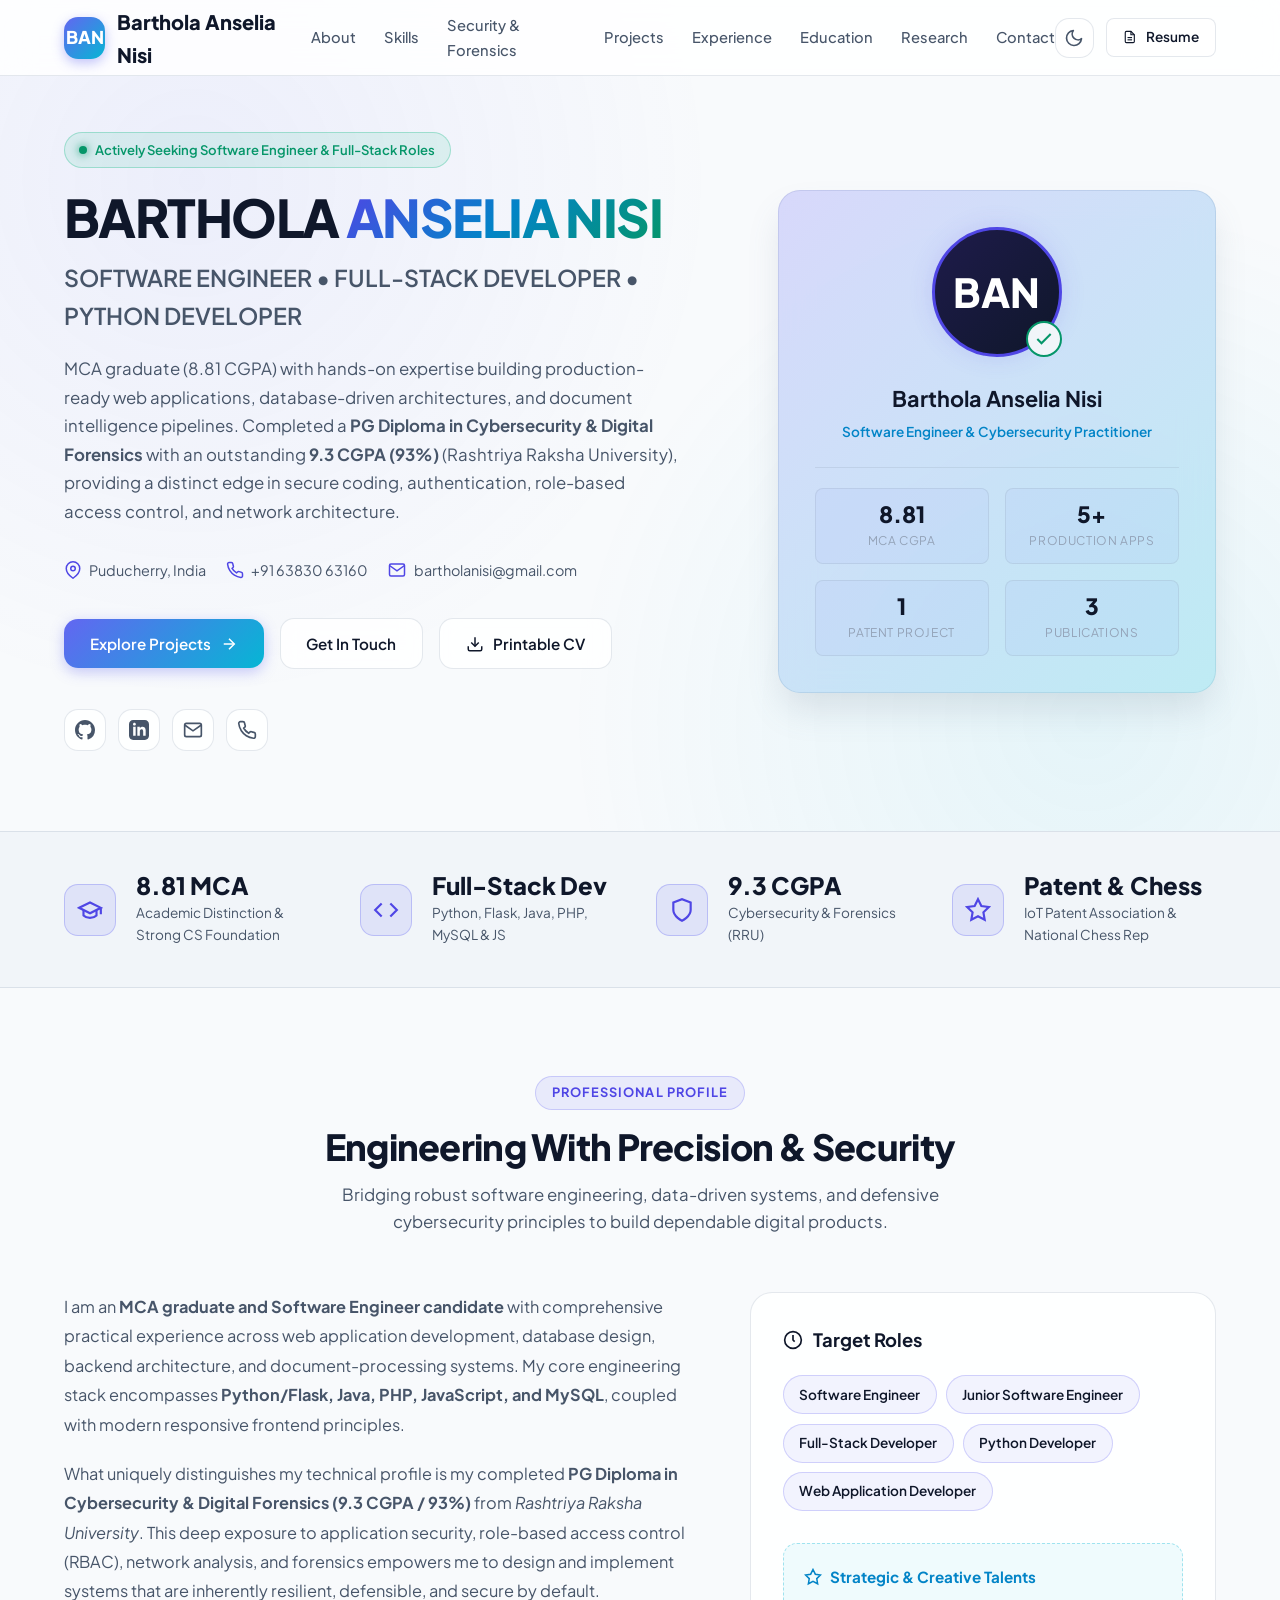
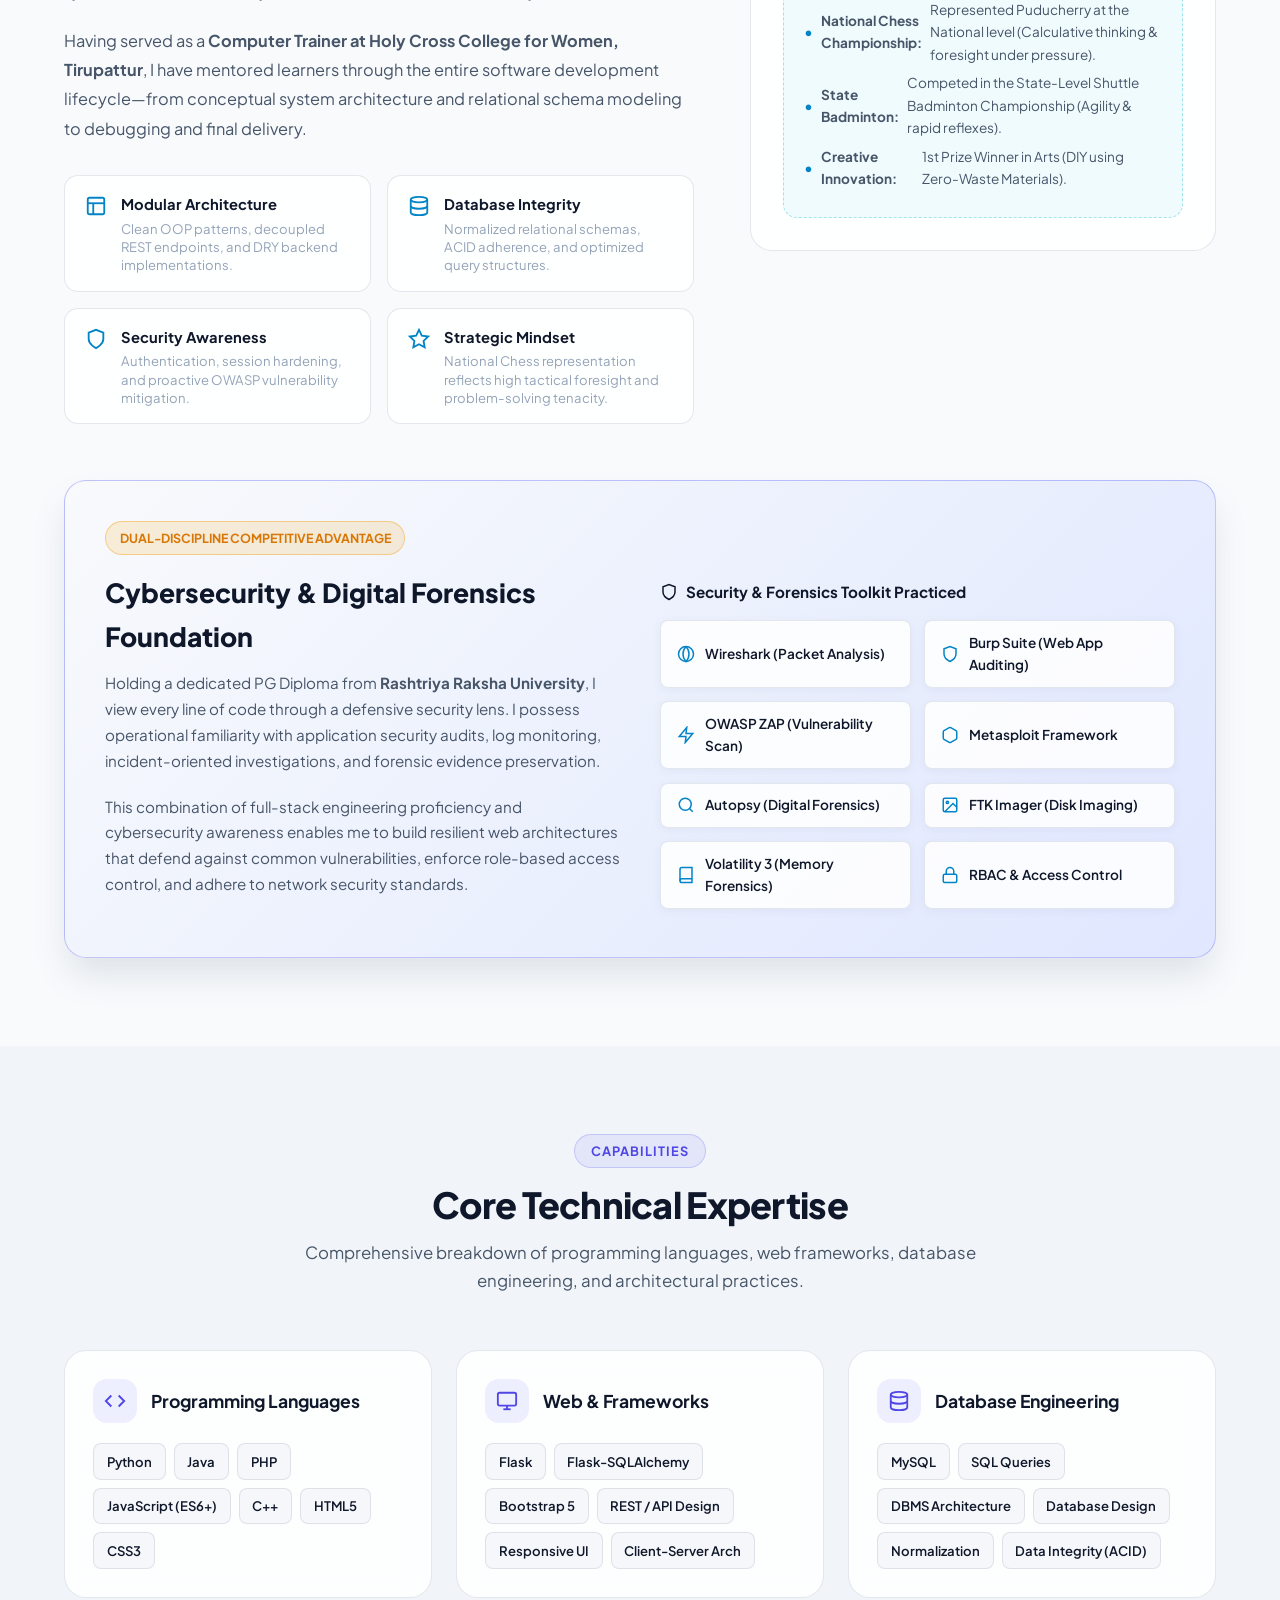
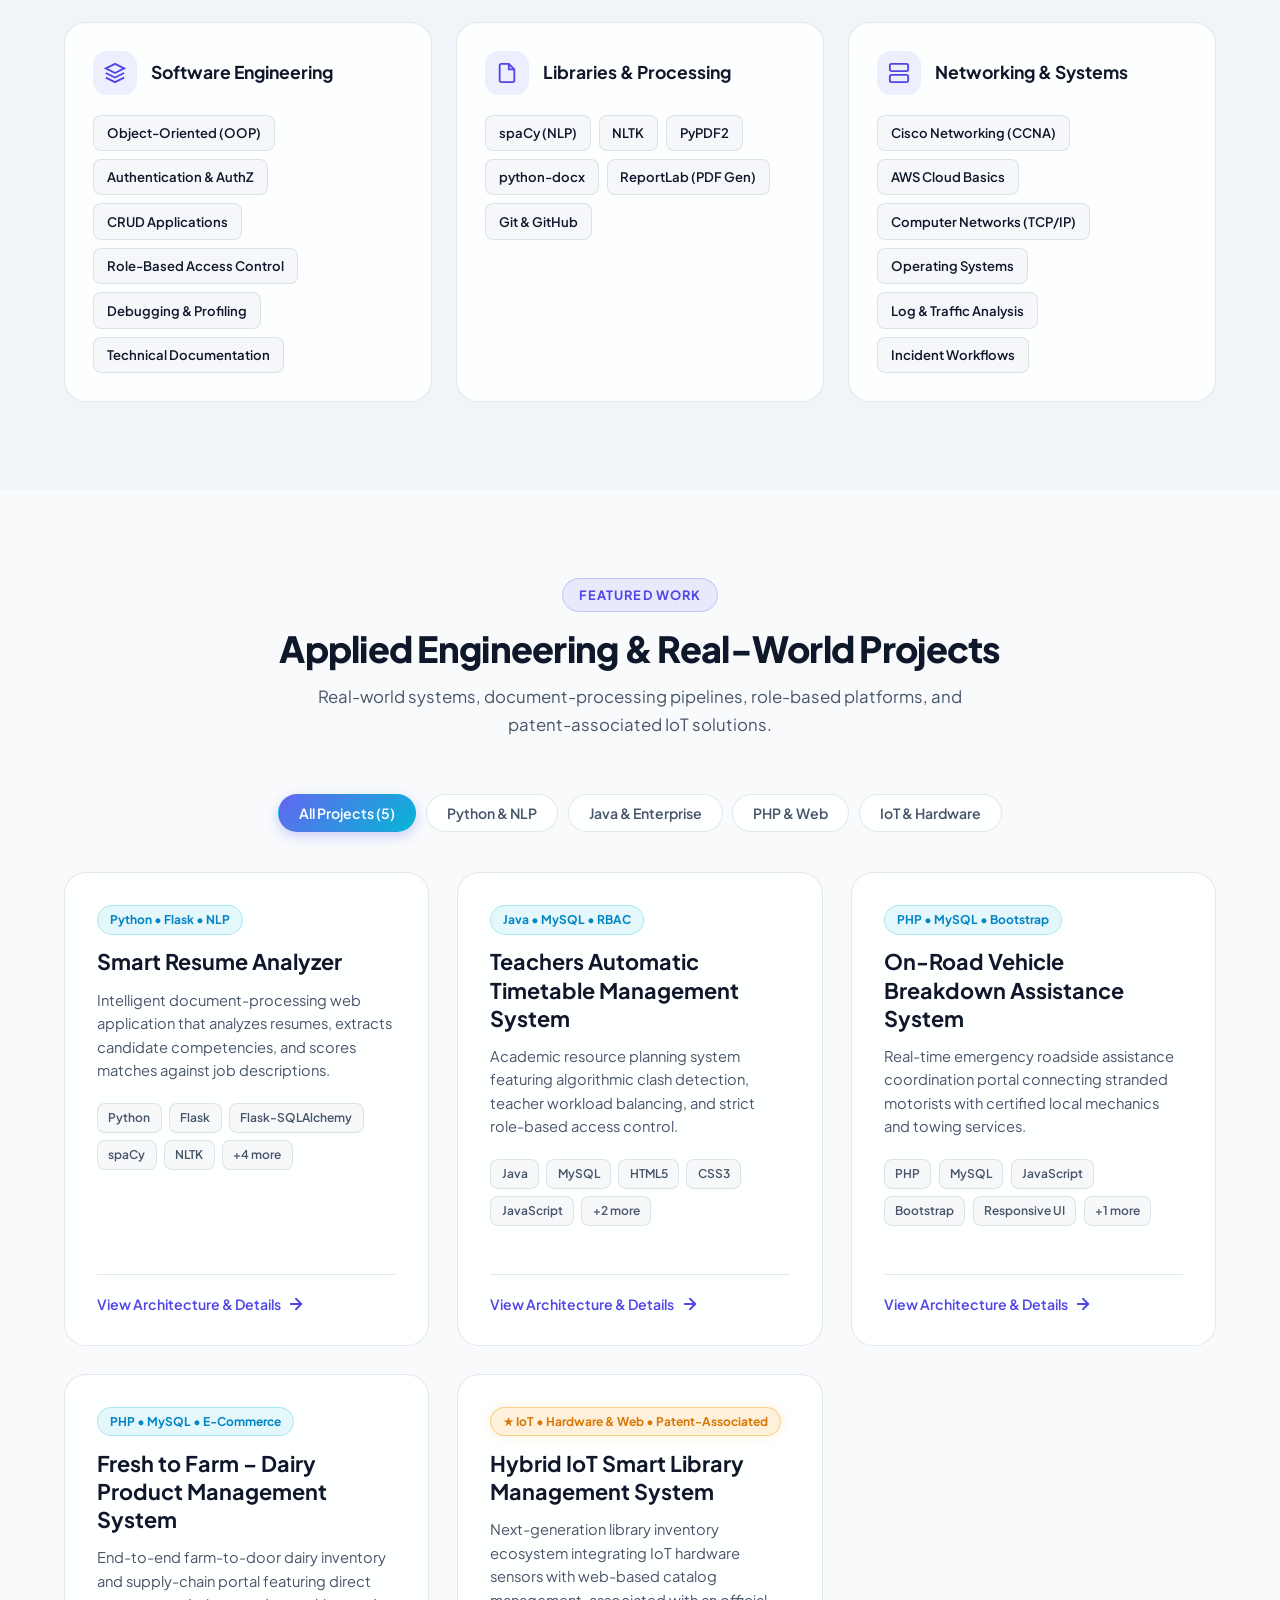
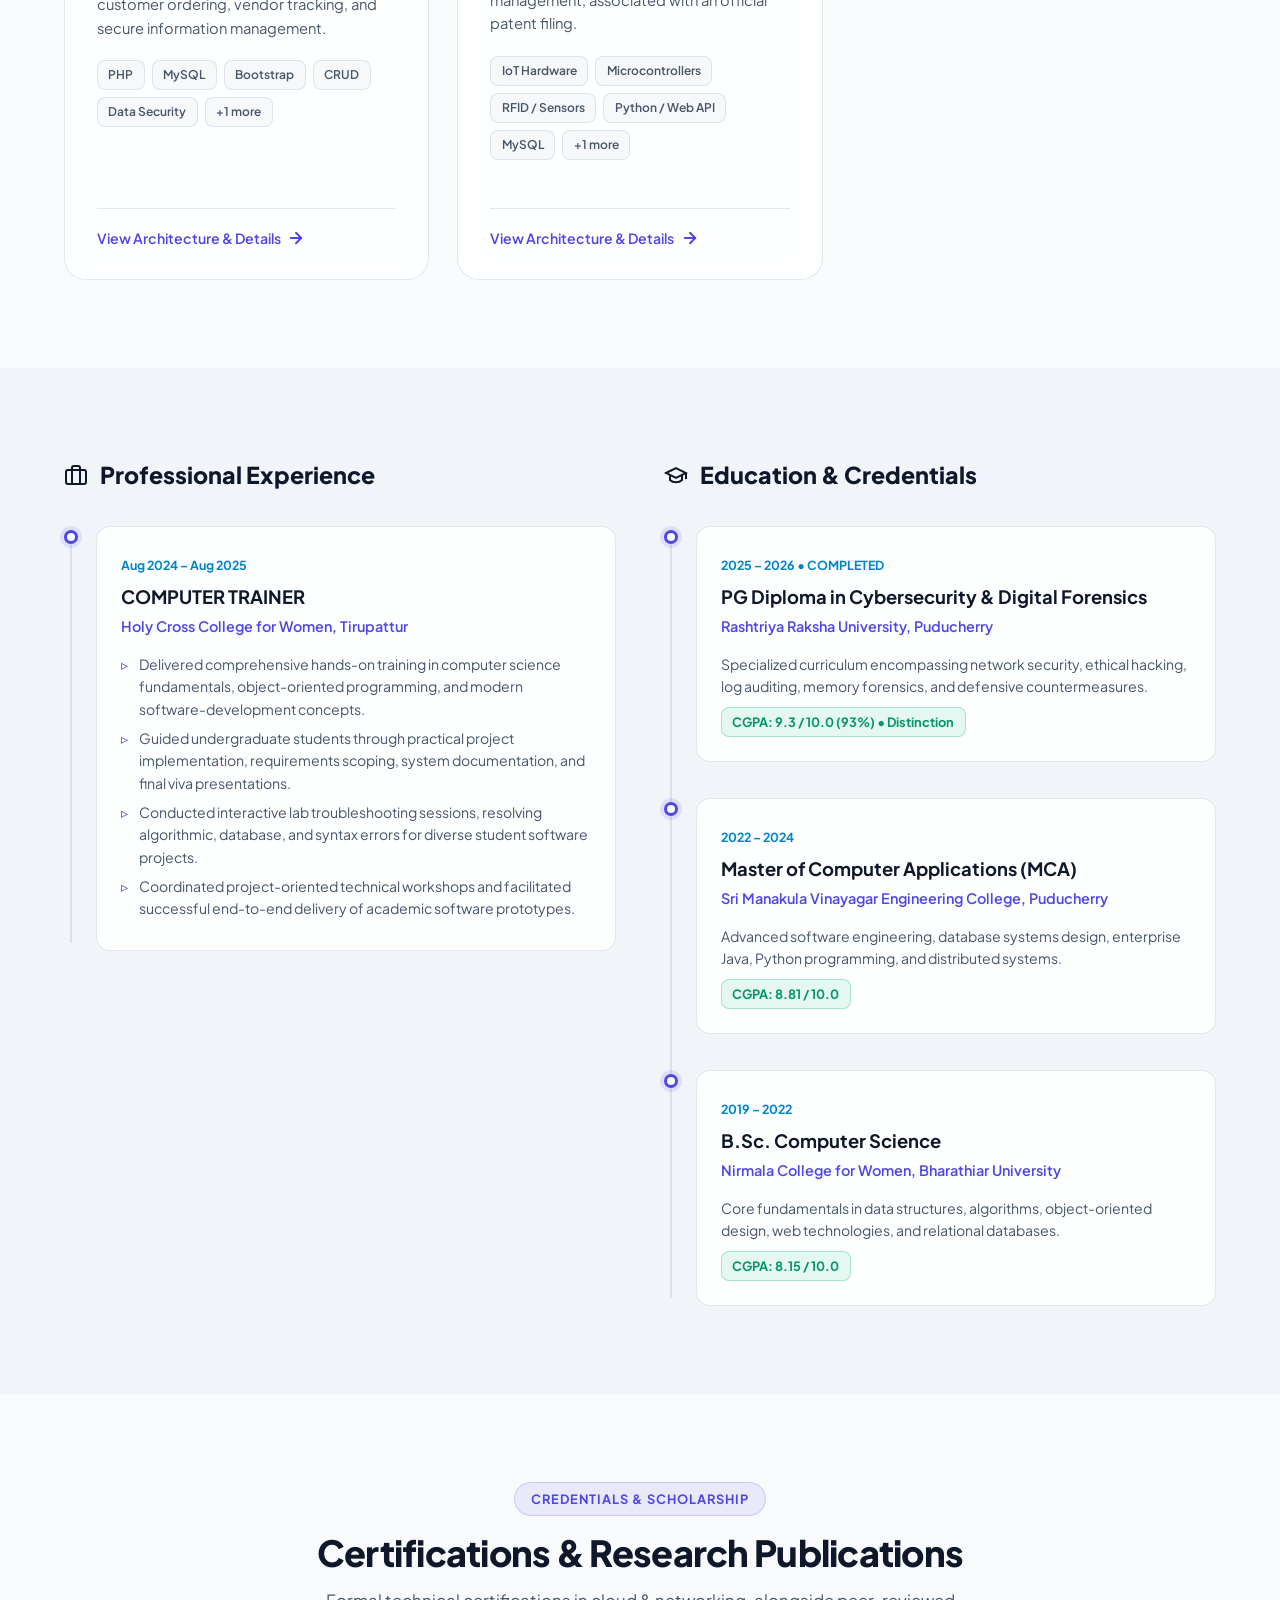
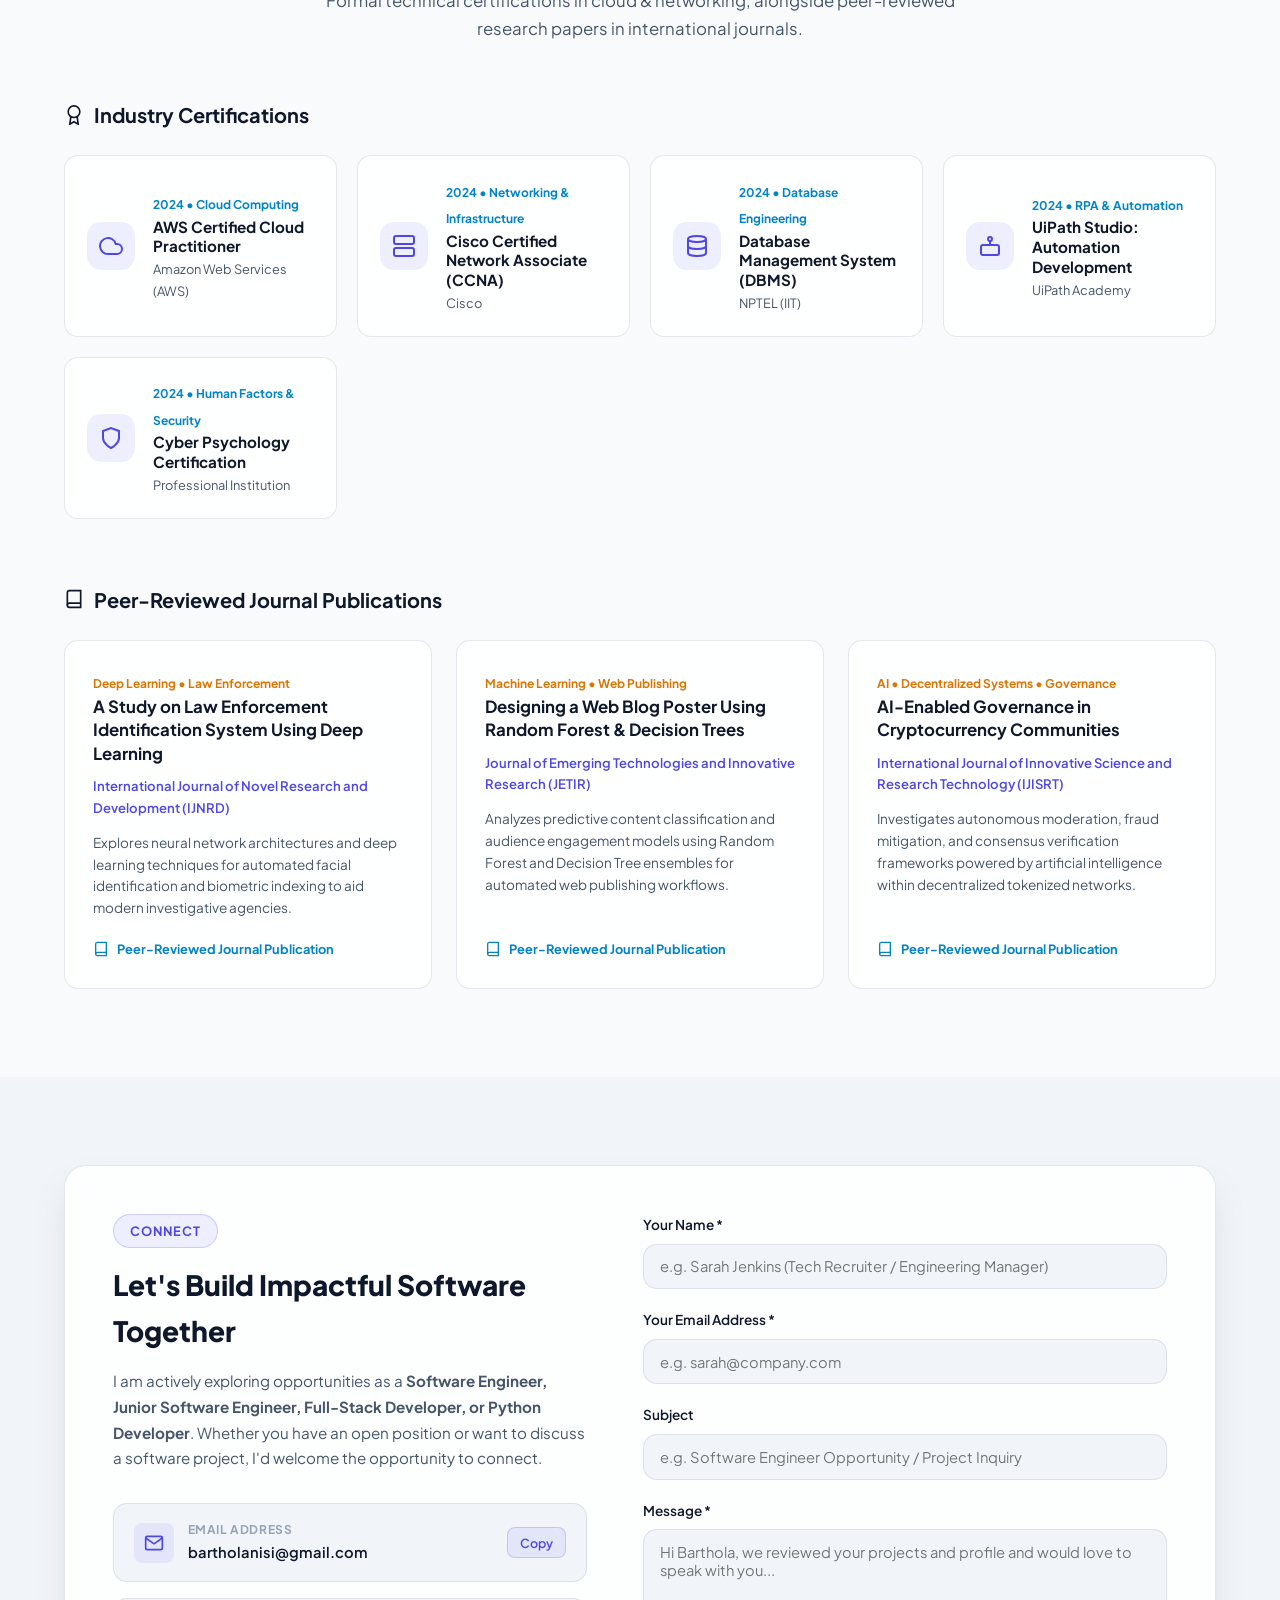
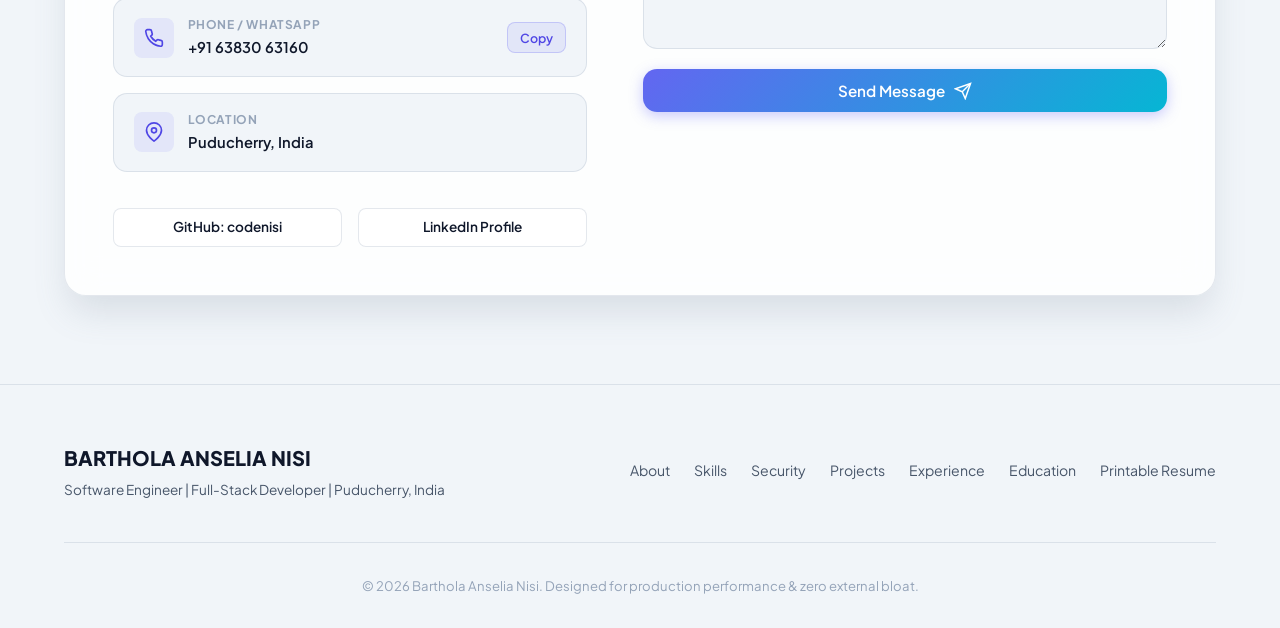
<file: index.html>
<!DOCTYPE html>
<html lang="en" data-theme="dark">
<head>
  <meta charset="UTF-8">
  <meta name="viewport" content="width=device-width, initial-scale=1.0">
  <title>Barthola Anselia Nisi | Software Engineer & Full-Stack Developer</title>
  <meta name="description" content="Portfolio of Barthola Anselia Nisi - MCA Graduate, Full-Stack Developer, and Python Engineer with specialized PG Diploma in Cybersecurity & Digital Forensics.">
  <meta name="keywords" content="Barthola Anselia Nisi, Software Engineer, Full-Stack Developer, Python Developer, Flask, Java, MySQL, Cybersecurity, Puducherry, Portfolio">
  
  <!-- Google Fonts: Plus Jakarta Sans & JetBrains Mono -->
  <link rel="preconnect" href="https://fonts.googleapis.com">
  <link rel="preconnect" href="https://fonts.gstatic.com" crossorigin>
  <link href="https://fonts.googleapis.com/css2?family=JetBrains+Mono:wght@400;500;600&family=Plus+Jakarta+Sans:wght@400;500;600;700;800&display=swap" rel="stylesheet">
  
  <!-- Favicon -->
  <link rel="icon" type="image/svg+xml" href="assets/favicon.svg">
  
  <!-- Custom Stylesheet -->
  <link rel="stylesheet" href="css/style.css">
</head>
<body>

  <!-- Navigation Bar -->
  <nav class="navbar" id="navbar">
    <div class="container nav-container">
      <a href="#hero" class="nav-brand">
        <span class="brand-badge">BAN</span>
        <span>Barthola Anselia Nisi</span>
      </a>

      <div class="nav-links" id="nav-links">
        <a href="#about" class="nav-link">About</a>
        <a href="#skills" class="nav-link">Skills</a>
        <a href="#security" class="nav-link">Security & Forensics</a>
        <a href="#projects" class="nav-link">Projects</a>
        <a href="#experience" class="nav-link">Experience</a>
        <a href="#education" class="nav-link">Education</a>
        <a href="#research" class="nav-link">Research</a>
        <a href="#contact" class="nav-link">Contact</a>
      </div>

      <div class="nav-actions">
        <!-- Theme Toggle -->
        <button id="theme-toggle" class="theme-toggle-btn" aria-label="Toggle Dark/Light Mode" title="Toggle Theme">
          <svg width="20" height="20" viewBox="0 0 24 24" fill="none" stroke="currentColor" stroke-width="2" stroke-linecap="round" stroke-linejoin="round">
            <circle cx="12" cy="12" r="5"></circle>
            <line x1="12" y1="1" x2="12" y2="3"></line>
            <line x1="12" y1="21" x2="12" y2="23"></line>
            <line x1="4.22" y1="4.22" x2="5.64" y2="5.64"></line>
            <line x1="18.36" y1="18.36" x2="19.78" y2="19.78"></line>
            <line x1="1" y1="12" x2="3" y2="12"></line>
            <line x1="21" y1="12" x2="23" y2="12"></line>
            <line x1="4.22" y1="19.78" x2="5.64" y2="18.36"></line>
            <line x1="18.36" y1="5.64" x2="19.78" y2="4.22"></line>
          </svg>
        </button>

        <!-- Printable Resume Link -->
        <a href="resume.html" target="_blank" class="btn btn-secondary btn-sm" title="View & Print Official Resume">
          <svg width="16" height="16" viewBox="0 0 24 24" fill="none" stroke="currentColor" stroke-width="2">
            <path d="M14 2H6a2 2 0 0 0-2 2v16a2 2 0 0 0 2 2h12a2 2 0 0 0 2-2V8z"></path>
            <polyline points="14 2 14 8 20 8"></polyline>
            <line x1="16" y1="13" x2="8" y2="13"></line>
            <line x1="16" y1="17" x2="8" y2="17"></line>
          </svg>
          <span>Resume</span>
        </a>

        <!-- Mobile Menu Toggle -->
        <button id="mobile-menu-btn" class="mobile-menu-btn" aria-label="Open mobile menu" aria-expanded="false">
          <svg width="22" height="22" viewBox="0 0 24 24" fill="none" stroke="currentColor" stroke-width="2">
            <line x1="3" y1="12" x2="21" y2="12"></line>
            <line x1="3" y1="6" x2="21" y2="6"></line>
            <line x1="3" y1="18" x2="21" y2="18"></line>
          </svg>
        </button>
      </div>
    </div>
  </nav>

  <!-- Hero Section -->
  <section class="hero" id="hero">
    <div class="container hero-grid">
      <div class="hero-content">
        <div class="hero-status-chip">
          <span class="status-dot"></span>
          <span>Actively Seeking Software Engineer & Full-Stack Roles</span>
        </div>

        <h1 class="hero-name">
          BARTHOLA <span class="gradient-text">ANSELIA NISI</span>
        </h1>

        <h2 class="hero-title">
          SOFTWARE ENGINEER &bull; FULL-STACK DEVELOPER &bull; PYTHON DEVELOPER
        </h2>

        <p class="hero-bio">
          MCA graduate (8.81 CGPA) with hands-on expertise building production-ready web applications, database-driven architectures, and document intelligence pipelines. Completed a <strong>PG Diploma in Cybersecurity & Digital Forensics</strong> with an outstanding <strong>9.3 CGPA (93%)</strong> (Rashtriya Raksha University), providing a distinct edge in secure coding, authentication, role-based access control, and network architecture.
        </p>

        <div class="hero-meta-list">
          <div class="hero-meta-item">
            <svg width="18" height="18" viewBox="0 0 24 24" fill="none" stroke="currentColor" stroke-width="2">
              <path d="M21 10c0 7-9 13-9 13s-9-6-9-13a9 9 0 0 1 18 0z"></path>
              <circle cx="12" cy="10" r="3"></circle>
            </svg>
            <span>Puducherry, India</span>
          </div>
          <div class="hero-meta-item">
            <svg width="18" height="18" viewBox="0 0 24 24" fill="none" stroke="currentColor" stroke-width="2">
              <path d="M22 16.92v3a2 2 0 0 1-2.18 2 19.79 19.79 0 0 1-8.63-3.07 19.5 19.5 0 0 1-6-6 19.79 19.79 0 0 1-3.07-8.67A2 2 0 0 1 4.11 2h3a2 2 0 0 1 2 1.72 12.84 12.84 0 0 0 .7 2.81 2 2 0 0 1-.45 2.11L8.09 9.91a16 16 0 0 0 6 6l1.27-1.27a2 2 0 0 1 2.11-.45 12.84 12.84 0 0 0 2.81.7A2 2 0 0 1 22 16.92z"></path>
            </svg>
            <span>+91 63830 63160</span>
          </div>
          <div class="hero-meta-item">
            <svg width="18" height="18" viewBox="0 0 24 24" fill="none" stroke="currentColor" stroke-width="2">
              <path d="M4 4h16c1.1 0 2 .9 2 2v12c0 1.1-.9 2-2 2H4c-1.1 0-2-.9-2-2V6c0-1.1.9-2 2-2z"></path>
              <polyline points="22,6 12,13 2,6"></polyline>
            </svg>
            <span>bartholanisi@gmail.com</span>
          </div>
        </div>

        <div class="hero-actions">
          <a href="#projects" class="btn btn-primary">
            <span>Explore Projects</span>
            <svg width="18" height="18" viewBox="0 0 24 24" fill="none" stroke="currentColor" stroke-width="2">
              <line x1="5" y1="12" x2="19" y2="12"></line>
              <polyline points="12 5 19 12 12 19"></polyline>
            </svg>
          </a>
          <a href="#contact" class="btn btn-secondary">
            <span>Get In Touch</span>
          </a>
          <a href="resume.html" target="_blank" class="btn btn-secondary">
            <svg width="18" height="18" viewBox="0 0 24 24" fill="none" stroke="currentColor" stroke-width="2">
              <path d="M21 15v4a2 2 0 0 1-2 2H5a2 2 0 0 1-2-2v-4"></path>
              <polyline points="7 10 12 15 17 10"></polyline>
              <line x1="12" y1="15" x2="12" y2="3"></line>
            </svg>
            <span>Printable CV</span>
          </a>
        </div>

        <div class="hero-socials">
          <a href="https://github.com/codenisi" target="_blank" rel="noopener noreferrer" class="social-link" title="GitHub: github.com/codenisi">
            <svg width="20" height="20" viewBox="0 0 24 24" fill="currentColor">
              <path d="M12 0C5.37 0 0 5.37 0 12c0 5.31 3.435 9.795 8.205 11.385.6.105.825-.255.825-.57 0-.285-.015-1.23-.015-2.235-3.015.555-3.795-.735-4.035-1.41-.135-.345-.72-1.41-1.23-1.695-.42-.225-1.02-.78-.015-.795.945-.015 1.62.87 1.845 1.23 1.08 1.815 2.805 1.305 3.495.99.105-.78.42-1.305.765-1.605-2.67-.3-5.46-1.335-5.46-5.925 0-1.305.465-2.385 1.23-3.225-.12-.3-.54-1.53.12-3.18 0 0 1.005-.315 3.3 1.23.96-.27 1.98-.405 3-.405s2.04.135 3 .405c2.295-1.56 3.3-1.23 3.3-1.23.66 1.65.24 2.88.12 3.18.765.84 1.23 1.905 1.23 3.225 0 4.605-2.805 5.625-5.475 5.925.435.375.81 1.095.81 2.22 0 1.605-.015 2.895-.015 3.3 0 .315.225.69.825.57A12.02 12.02 0 0024 12c0-6.63-5.37-12-12-12z"/>
            </svg>
          </a>
          <a href="https://linkedin.com/in/barthola-anselia-nisi" target="_blank" rel="noopener noreferrer" class="social-link" title="LinkedIn Profile">
            <svg width="20" height="20" viewBox="0 0 24 24" fill="currentColor">
              <path d="M19 0h-14c-2.761 0-5 2.239-5 5v14c0 2.761 2.239 5 5 5h14c2.762 0 5-2.239 5-5v-14c0-2.761-2.238-5-5-5zm-11 19h-3v-11h3v11zm-1.5-12.268c-.966 0-1.75-.79-1.75-1.764s.784-1.764 1.75-1.764 1.75.79 1.75 1.764-.783 1.764-1.75 1.764zm13.5 12.268h-3v-5.604c0-3.368-4-3.113-4 0v5.604h-3v-11h3v1.765c1.396-2.586 7-2.777 7 2.476v6.759z"/>
            </svg>
          </a>
          <a href="mailto:bartholanisi@gmail.com" class="social-link" title="Direct Email">
            <svg width="20" height="20" viewBox="0 0 24 24" fill="none" stroke="currentColor" stroke-width="2">
              <path d="M4 4h16c1.1 0 2 .9 2 2v12c0 1.1-.9 2-2 2H4c-1.1 0-2-.9-2-2V6c0-1.1.9-2 2-2z"></path>
              <polyline points="22,6 12,13 2,6"></polyline>
            </svg>
          </a>
          <a href="tel:+916383063160" class="social-link" title="Phone Call">
            <svg width="20" height="20" viewBox="0 0 24 24" fill="none" stroke="currentColor" stroke-width="2">
              <path d="M22 16.92v3a2 2 0 0 1-2.18 2 19.79 19.79 0 0 1-8.63-3.07 19.5 19.5 0 0 1-6-6 19.79 19.79 0 0 1-3.07-8.67A2 2 0 0 1 4.11 2h3a2 2 0 0 1 2 1.72 12.84 12.84 0 0 0 .7 2.81 2 2 0 0 1-.45 2.11L8.09 9.91a16 16 0 0 0 6 6l1.27-1.27a2 2 0 0 1 2.11-.45 12.84 12.84 0 0 0 2.81.7A2 2 0 0 1 22 16.92z"></path>
            </svg>
          </a>
        </div>
      </div>

      <!-- Hero Visual Card -->
      <div class="hero-card">
        <div class="profile-avatar-wrapper">
          <div class="profile-avatar">BAN</div>
          <div class="profile-badge-float" title="Verified Cybersecurity & Software Edge">
            <svg width="20" height="20" viewBox="0 0 24 24" fill="none" stroke="currentColor" stroke-width="2.5">
              <polyline points="20 6 9 17 4 12"></polyline>
            </svg>
          </div>
        </div>

        <h3 class="hero-card-name">Barthola Anselia Nisi</h3>
        <p class="hero-card-role">Software Engineer & Cybersecurity Practitioner</p>

        <div class="quick-stats-grid">
          <div class="stat-item">
            <div class="stat-number">8.81</div>
            <div class="stat-label">MCA CGPA</div>
          </div>
          <div class="stat-item">
            <div class="stat-number">5+</div>
            <div class="stat-label">Production Apps</div>
          </div>
          <div class="stat-item">
            <div class="stat-number">1</div>
            <div class="stat-label">Patent Project</div>
          </div>
          <div class="stat-item">
            <div class="stat-number">3</div>
            <div class="stat-label">Publications</div>
          </div>
        </div>
      </div>
    </div>
  </section>

  <!-- Metrics Ribbon -->
  <section class="metrics-ribbon">
    <div class="container metrics-row">
      <div class="metric-pill">
        <div class="metric-icon-box">
          <svg width="26" height="26" viewBox="0 0 24 24" fill="none" stroke="currentColor" stroke-width="2">
            <path d="M22 10v6M2 10l10-5 10 5-10 5z"></path>
            <path d="M6 12v5c3 3 9 3 12 0v-5"></path>
          </svg>
        </div>
        <div class="metric-data">
          <h3>8.81 MCA</h3>
          <p>Academic Distinction & Strong CS Foundation</p>
        </div>
      </div>

      <div class="metric-pill">
        <div class="metric-icon-box">
          <svg width="26" height="26" viewBox="0 0 24 24" fill="none" stroke="currentColor" stroke-width="2">
            <polyline points="16 18 22 12 16 6"></polyline>
            <polyline points="8 6 2 12 8 18"></polyline>
          </svg>
        </div>
        <div class="metric-data">
          <h3>Full-Stack Dev</h3>
          <p>Python, Flask, Java, PHP, MySQL & JS</p>
        </div>
      </div>

      <div class="metric-pill">
        <div class="metric-icon-box">
          <svg width="26" height="26" viewBox="0 0 24 24" fill="none" stroke="currentColor" stroke-width="2">
            <path d="M12 22s8-4 8-10V5l-8-3-8 3v7c0 6 8 10 8 10z"></path>
          </svg>
        </div>
        <div class="metric-data">
          <h3>9.3 CGPA</h3>
          <p>Cybersecurity & Forensics (RRU)</p>
        </div>
      </div>

      <div class="metric-pill">
        <div class="metric-icon-box">
          <svg width="26" height="26" viewBox="0 0 24 24" fill="none" stroke="currentColor" stroke-width="2">
            <polygon points="12 2 15.09 8.26 22 9.27 17 14.14 18.18 21.02 12 17.77 5.82 21.02 7 14.14 2 9.27 8.91 8.26 12 2"></polygon>
          </svg>
        </div>
        <div class="metric-data">
          <h3>Patent & Chess</h3>
          <p>IoT Patent Association & National Chess Rep</p>
        </div>
      </div>
    </div>
  </section>

  <!-- About Section -->
  <section class="section" id="about">
    <div class="container">
      <div class="section-header">
        <span class="section-tag">Professional Profile</span>
        <h2 class="section-title">Engineering With Precision & Security</h2>
        <p class="section-subtitle">Bridging robust software engineering, data-driven systems, and defensive cybersecurity principles to build dependable digital products.</p>
      </div>

      <div class="about-grid">
        <div class="about-text">
          <p>
            I am an <strong>MCA graduate and Software Engineer candidate</strong> with comprehensive practical experience across web application development, database design, backend architecture, and document-processing systems. My core engineering stack encompasses <strong>Python/Flask, Java, PHP, JavaScript, and MySQL</strong>, coupled with modern responsive frontend principles.
          </p>
          <p>
            What uniquely distinguishes my technical profile is my completed <strong>PG Diploma in Cybersecurity & Digital Forensics (9.3 CGPA / 93%)</strong> from <em>Rashtriya Raksha University</em>. This deep exposure to application security, role-based access control (RBAC), network analysis, and forensics empowers me to design and implement systems that are inherently resilient, defensible, and secure by default.
          </p>
          <p>
            Having served as a <strong>Computer Trainer at Holy Cross College for Women, Tirupattur</strong>, I have mentored learners through the entire software development lifecycle—from conceptual system architecture and relational schema modeling to debugging and final delivery.
          </p>

          <div class="about-highlights-list">
            <div class="highlight-card">
              <svg width="22" height="22" viewBox="0 0 24 24" fill="none" stroke="currentColor" stroke-width="2">
                <rect x="3" y="3" width="18" height="18" rx="2" ry="2"></rect>
                <line x1="3" y1="9" x2="21" y2="9"></line>
                <line x1="9" y1="21" x2="9" y2="9"></line>
              </svg>
              <div>
                <h4>Modular Architecture</h4>
                <p>Clean OOP patterns, decoupled REST endpoints, and DRY backend implementations.</p>
              </div>
            </div>

            <div class="highlight-card">
              <svg width="22" height="22" viewBox="0 0 24 24" fill="none" stroke="currentColor" stroke-width="2">
                <ellipse cx="12" cy="5" rx="9" ry="3"></ellipse>
                <path d="M21 12c0 1.66-4 3-9 3s-9-1.34-9-3"></path>
                <path d="M3 5v14c0 1.66 4 3 9 3s9-1.34 9-3V5"></path>
              </svg>
              <div>
                <h4>Database Integrity</h4>
                <p>Normalized relational schemas, ACID adherence, and optimized query structures.</p>
              </div>
            </div>

            <div class="highlight-card">
              <svg width="22" height="22" viewBox="0 0 24 24" fill="none" stroke="currentColor" stroke-width="2">
                <path d="M12 22s8-4 8-10V5l-8-3-8 3v7c0 6 8 10 8 10z"></path>
              </svg>
              <div>
                <h4>Security Awareness</h4>
                <p>Authentication, session hardening, and proactive OWASP vulnerability mitigation.</p>
              </div>
            </div>

            <div class="highlight-card">
              <svg width="22" height="22" viewBox="0 0 24 24" fill="none" stroke="currentColor" stroke-width="2">
                <polygon points="12 2 15.09 8.26 22 9.27 17 14.14 18.18 21.02 12 17.77 5.82 21.02 7 14.14 2 9.27 8.91 8.26 12 2"></polygon>
              </svg>
              <div>
                <h4>Strategic Mindset</h4>
                <p>National Chess representation reflects high tactical foresight and problem-solving tenacity.</p>
              </div>
            </div>
          </div>
        </div>

        <div class="about-sidebar">
          <div class="target-roles-box">
            <h3>
              <svg width="20" height="20" viewBox="0 0 24 24" fill="none" stroke="currentColor" stroke-width="2">
                <circle cx="12" cy="12" r="10"></circle>
                <polyline points="12 6 12 12 14 14"></polyline>
              </svg>
              <span>Target Roles</span>
            </h3>
            <div class="role-tags">
              <span class="role-tag">Software Engineer</span>
              <span class="role-tag">Junior Software Engineer</span>
              <span class="role-tag">Full-Stack Developer</span>
              <span class="role-tag">Python Developer</span>
              <span class="role-tag">Web Application Developer</span>
            </div>

            <div class="sports-creative-card">
              <h4>
                <svg width="18" height="18" viewBox="0 0 24 24" fill="none" stroke="currentColor" stroke-width="2">
                  <polygon points="12 2 15.09 8.26 22 9.27 17 14.14 18.18 21.02 12 17.77 5.82 21.02 7 14.14 2 9.27 8.91 8.26 12 2"></polygon>
                </svg>
                <span>Strategic & Creative Talents</span>
              </h4>
              <ul>
                <li><strong>National Chess Championship:</strong> Represented Puducherry at the National level (Calculative thinking & foresight under pressure).</li>
                <li><strong>State Badminton:</strong> Competed in the State-Level Shuttle Badminton Championship (Agility & rapid reflexes).</li>
                <li><strong>Creative Innovation:</strong> 1st Prize Winner in Arts (DIY using Zero-Waste Materials).</li>
              </ul>
            </div>
          </div>
        </div>
      </div>

      <!-- Cybersecurity Spotlight Callout -->
      <div class="cyber-spotlight-card" id="security">
        <div class="cyber-badge">Dual-Discipline Competitive Advantage</div>
        <div class="cyber-grid">
          <div class="cyber-content">
            <h3>Cybersecurity & Digital Forensics Foundation</h3>
            <p>
              Holding a dedicated PG Diploma from <strong>Rashtriya Raksha University</strong>, I view every line of code through a defensive security lens. I possess operational familiarity with application security audits, log monitoring, incident-oriented investigations, and forensic evidence preservation.
            </p>
            <p>
              This combination of full-stack engineering proficiency and cybersecurity awareness enables me to build resilient web architectures that defend against common vulnerabilities, enforce role-based access control, and adhere to network security standards.
            </p>
          </div>

          <div class="security-tools-block">
            <h4 style="font-size: 0.95rem; font-weight: 700; margin-bottom: 1rem; color: var(--text-primary); display: flex; align-items: center; gap: 0.5rem;">
              <svg width="18" height="18" viewBox="0 0 24 24" fill="none" stroke="currentColor" stroke-width="2"><path d="M12 22s8-4 8-10V5l-8-3-8 3v7c0 6 8 10 8 10z"></path></svg>
              <span>Security & Forensics Toolkit Practiced</span>
            </h4>
            <div class="security-tools-grid">
              <div class="sec-tool-pill">
                <svg width="18" height="18" viewBox="0 0 24 24" fill="none" stroke="currentColor" stroke-width="2"><circle cx="12" cy="12" r="10"></circle><path d="M12 2a14.5 14.5 0 0 0 0 20 14.5 14.5 0 0 0 0-20"></path></svg>
                <span>Wireshark (Packet Analysis)</span>
              </div>
              <div class="sec-tool-pill">
                <svg width="18" height="18" viewBox="0 0 24 24" fill="none" stroke="currentColor" stroke-width="2"><path d="M12 22s8-4 8-10V5l-8-3-8 3v7c0 6 8 10 8 10z"></path></svg>
                <span>Burp Suite (Web App Auditing)</span>
              </div>
              <div class="sec-tool-pill">
                <svg width="18" height="18" viewBox="0 0 24 24" fill="none" stroke="currentColor" stroke-width="2"><polygon points="13 2 3 14 12 14 11 22 21 10 12 10 13 2"></polygon></svg>
                <span>OWASP ZAP (Vulnerability Scan)</span>
              </div>
              <div class="sec-tool-pill">
                <svg width="18" height="18" viewBox="0 0 24 24" fill="none" stroke="currentColor" stroke-width="2"><path d="M21 16V8a2 2 0 0 0-1-1.73l-7-4a2 2 0 0 0-2 0l-7 4A2 2 0 0 0 3 8v8a2 2 0 0 0 1 1.73l7 4a2 2 0 0 0 2 0l7-4A2 2 0 0 0 21 16z"></path></svg>
                <span>Metasploit Framework</span>
              </div>
              <div class="sec-tool-pill">
                <svg width="18" height="18" viewBox="0 0 24 24" fill="none" stroke="currentColor" stroke-width="2"><circle cx="11" cy="11" r="8"></circle><line x1="21" y1="21" x2="16.65" y2="16.65"></line></svg>
                <span>Autopsy (Digital Forensics)</span>
              </div>
              <div class="sec-tool-pill">
                <svg width="18" height="18" viewBox="0 0 24 24" fill="none" stroke="currentColor" stroke-width="2"><rect x="3" y="3" width="18" height="18" rx="2" ry="2"></rect><circle cx="8.5" cy="8.5" r="1.5"></circle><polyline points="21 15 16 10 5 21"></polyline></svg>
                <span>FTK Imager (Disk Imaging)</span>
              </div>
              <div class="sec-tool-pill">
                <svg width="18" height="18" viewBox="0 0 24 24" fill="none" stroke="currentColor" stroke-width="2"><path d="M4 19.5A2.5 2.5 0 0 1 6.5 17H20"></path><path d="M6.5 2H20v20H6.5A2.5 2.5 0 0 1 4 19.5v-15A2.5 2.5 0 0 1 6.5 2z"></path></svg>
                <span>Volatility 3 (Memory Forensics)</span>
              </div>
              <div class="sec-tool-pill">
                <svg width="18" height="18" viewBox="0 0 24 24" fill="none" stroke="currentColor" stroke-width="2"><rect x="3" y="11" width="18" height="11" rx="2" ry="2"></rect><path d="M7 11V7a5 5 0 0 1 10 0v4"></path></svg>
                <span>RBAC & Access Control</span>
              </div>
            </div>
          </div>
        </div>
      </div>
    </div>
  </section>

  <!-- Technical Skills Section -->
  <section class="section" id="skills" style="background: var(--bg-secondary);">
    <div class="container">
      <div class="section-header">
        <span class="section-tag">Capabilities</span>
        <h2 class="section-title">Core Technical Expertise</h2>
        <p class="section-subtitle">Comprehensive breakdown of programming languages, web frameworks, database engineering, and architectural practices.</p>
      </div>

      <div class="skills-grid">
        <!-- Languages -->
        <div class="skill-category-card">
          <div class="category-header">
            <div class="category-icon">
              <svg width="22" height="22" viewBox="0 0 24 24" fill="none" stroke="currentColor" stroke-width="2">
                <polyline points="16 18 22 12 16 6"></polyline>
                <polyline points="8 6 2 12 8 18"></polyline>
              </svg>
            </div>
            <h3 class="category-title">Programming Languages</h3>
          </div>
          <div class="skill-badges">
            <span class="skill-badge">Python</span>
            <span class="skill-badge">Java</span>
            <span class="skill-badge">PHP</span>
            <span class="skill-badge">JavaScript (ES6+)</span>
            <span class="skill-badge">C++</span>
            <span class="skill-badge">HTML5</span>
            <span class="skill-badge">CSS3</span>
          </div>
        </div>

        <!-- Web & Frameworks -->
        <div class="skill-category-card">
          <div class="category-header">
            <div class="category-icon">
              <svg width="22" height="22" viewBox="0 0 24 24" fill="none" stroke="currentColor" stroke-width="2">
                <rect x="2" y="3" width="20" height="14" rx="2" ry="2"></rect>
                <line x1="8" y1="21" x2="16" y2="21"></line>
                <line x1="12" y1="17" x2="12" y2="21"></line>
              </svg>
            </div>
            <h3 class="category-title">Web & Frameworks</h3>
          </div>
          <div class="skill-badges">
            <span class="skill-badge">Flask</span>
            <span class="skill-badge">Flask-SQLAlchemy</span>
            <span class="skill-badge">Bootstrap 5</span>
            <span class="skill-badge">REST / API Design</span>
            <span class="skill-badge">Responsive UI</span>
            <span class="skill-badge">Client-Server Arch</span>
          </div>
        </div>

        <!-- Database Systems -->
        <div class="skill-category-card">
          <div class="category-header">
            <div class="category-icon">
              <svg width="22" height="22" viewBox="0 0 24 24" fill="none" stroke="currentColor" stroke-width="2">
                <ellipse cx="12" cy="5" rx="9" ry="3"></ellipse>
                <path d="M21 12c0 1.66-4 3-9 3s-9-1.34-9-3"></path>
                <path d="M3 5v14c0 1.66 4 3 9 3s9-1.34 9-3V5"></path>
              </svg>
            </div>
            <h3 class="category-title">Database Engineering</h3>
          </div>
          <div class="skill-badges">
            <span class="skill-badge">MySQL</span>
            <span class="skill-badge">SQL Queries</span>
            <span class="skill-badge">DBMS Architecture</span>
            <span class="skill-badge">Database Design</span>
            <span class="skill-badge">Normalization</span>
            <span class="skill-badge">Data Integrity (ACID)</span>
          </div>
        </div>

        <!-- Software Development Practices -->
        <div class="skill-category-card">
          <div class="category-header">
            <div class="category-icon">
              <svg width="22" height="22" viewBox="0 0 24 24" fill="none" stroke="currentColor" stroke-width="2">
                <polygon points="12 2 2 7 12 12 22 7 12 2"></polygon>
                <polyline points="2 17 12 22 22 17"></polyline>
                <polyline points="2 12 12 17 22 12"></polyline>
              </svg>
            </div>
            <h3 class="category-title">Software Engineering</h3>
          </div>
          <div class="skill-badges">
            <span class="skill-badge">Object-Oriented (OOP)</span>
            <span class="skill-badge">Authentication & AuthZ</span>
            <span class="skill-badge">CRUD Applications</span>
            <span class="skill-badge">Role-Based Access Control</span>
            <span class="skill-badge">Debugging & Profiling</span>
            <span class="skill-badge">Technical Documentation</span>
          </div>
        </div>

        <!-- Libraries & NLP Tools -->
        <div class="skill-category-card">
          <div class="category-header">
            <div class="category-icon">
              <svg width="22" height="22" viewBox="0 0 24 24" fill="none" stroke="currentColor" stroke-width="2">
                <path d="M14 2H6a2 2 0 0 0-2 2v16a2 2 0 0 0 2 2h12a2 2 0 0 0 2-2V8z"></path>
                <polyline points="14 2 14 8 20 8"></polyline>
              </svg>
            </div>
            <h3 class="category-title">Libraries & Processing</h3>
          </div>
          <div class="skill-badges">
            <span class="skill-badge">spaCy (NLP)</span>
            <span class="skill-badge">NLTK</span>
            <span class="skill-badge">PyPDF2</span>
            <span class="skill-badge">python-docx</span>
            <span class="skill-badge">ReportLab (PDF Gen)</span>
            <span class="skill-badge">Git & GitHub</span>
          </div>
        </div>

        <!-- Networking & Cloud Systems -->
        <div class="skill-category-card">
          <div class="category-header">
            <div class="category-icon">
              <svg width="22" height="22" viewBox="0 0 24 24" fill="none" stroke="currentColor" stroke-width="2">
                <rect x="2" y="2" width="20" height="8" rx="2" ry="2"></rect>
                <rect x="2" y="14" width="20" height="8" rx="2" ry="2"></rect>
                <line x1="6" y1="6" x2="6.01" y2="6"></line>
                <line x1="6" y1="18" x2="6.01" y2="18"></line>
              </svg>
            </div>
            <h3 class="category-title">Networking & Systems</h3>
          </div>
          <div class="skill-badges">
            <span class="skill-badge">Cisco Networking (CCNA)</span>
            <span class="skill-badge">AWS Cloud Basics</span>
            <span class="skill-badge">Computer Networks (TCP/IP)</span>
            <span class="skill-badge">Operating Systems</span>
            <span class="skill-badge">Log & Traffic Analysis</span>
            <span class="skill-badge">Incident Workflows</span>
          </div>
        </div>
      </div>
    </div>
  </section>

  <!-- Projects Showcase Section -->
  <section class="section" id="projects">
    <div class="container">
      <div class="section-header">
        <span class="section-tag">Featured Work</span>
        <h2 class="section-title">Applied Engineering & Real-World Projects</h2>
        <p class="section-subtitle">Real-world systems, document-processing pipelines, role-based platforms, and patent-associated IoT solutions.</p>
      </div>

      <!-- Category Filters -->
      <div class="projects-filter-bar">
        <button class="filter-btn active" data-filter="all">All Projects (5)</button>
        <button class="filter-btn" data-filter="python">Python & NLP</button>
        <button class="filter-btn" data-filter="java">Java & Enterprise</button>
        <button class="filter-btn" data-filter="php">PHP & Web</button>
        <button class="filter-btn" data-filter="iot">IoT & Hardware</button>
      </div>

      <!-- Project Grid (Populated via JS) -->
      <div class="projects-grid" id="projects-grid">
        <!-- Rendered dynamically -->
      </div>
    </div>
  </section>

  <!-- Professional Experience & Education Timeline -->
  <section class="section" id="experience" style="background: var(--bg-secondary);">
    <div class="container">
      <div class="timeline-two-col">
        <!-- Professional Experience Column -->
        <div>
          <h3 class="timeline-column-title">
            <svg width="24" height="24" viewBox="0 0 24 24" fill="none" stroke="currentColor" stroke-width="2">
              <rect x="2" y="7" width="20" height="14" rx="2" ry="2"></rect>
              <path d="M16 21V5a2 2 0 0 0-2-2h-4a2 2 0 0 0-2 2v16"></path>
            </svg>
            <span>Professional Experience</span>
          </h3>

          <div class="timeline">
            <div class="timeline-item">
              <div class="timeline-marker"></div>
              <div class="timeline-content">
                <span class="timeline-date">Aug 2024 – Aug 2025</span>
                <h4 class="timeline-role">COMPUTER TRAINER</h4>
                <div class="timeline-org">Holy Cross College for Women, Tirupattur</div>
                <ul class="timeline-details">
                  <li>Delivered comprehensive hands-on training in computer science fundamentals, object-oriented programming, and modern software-development concepts.</li>
                  <li>Guided undergraduate students through practical project implementation, requirements scoping, system documentation, and final viva presentations.</li>
                  <li>Conducted interactive lab troubleshooting sessions, resolving algorithmic, database, and syntax errors for diverse student software projects.</li>
                  <li>Coordinated project-oriented technical workshops and facilitated successful end-to-end delivery of academic software prototypes.</li>
                </ul>
              </div>
            </div>
          </div>
        </div>

        <!-- Education Column -->
        <div id="education">
          <h3 class="timeline-column-title">
            <svg width="24" height="24" viewBox="0 0 24 24" fill="none" stroke="currentColor" stroke-width="2">
              <path d="M22 10v6M2 10l10-5 10 5-10 5z"></path>
              <path d="M6 12v5c3 3 9 3 12 0v-5"></path>
            </svg>
            <span>Education & Credentials</span>
          </h3>

          <div class="timeline">
            <!-- PG Diploma -->
            <div class="timeline-item">
              <div class="timeline-marker"></div>
              <div class="timeline-content">
                <span class="timeline-date">2025 – 2026 &bull; COMPLETED</span>
                <h4 class="timeline-role">PG Diploma in Cybersecurity & Digital Forensics</h4>
                <div class="timeline-org">Rashtriya Raksha University, Puducherry</div>
                <p class="timeline-details">
                  Specialized curriculum encompassing network security, ethical hacking, log auditing, memory forensics, and defensive countermeasures.
                </p>
                <span class="grade-badge">CGPA: 9.3 / 10.0 (93%) &bull; Distinction</span>
              </div>
            </div>

            <!-- MCA -->
            <div class="timeline-item">
              <div class="timeline-marker"></div>
              <div class="timeline-content">
                <span class="timeline-date">2022 – 2024</span>
                <h4 class="timeline-role">Master of Computer Applications (MCA)</h4>
                <div class="timeline-org">Sri Manakula Vinayagar Engineering College, Puducherry</div>
                <p class="timeline-details">
                  Advanced software engineering, database systems design, enterprise Java, Python programming, and distributed systems.
                </p>
                <span class="grade-badge">CGPA: 8.81 / 10.0</span>
              </div>
            </div>

            <!-- B.Sc. CS -->
            <div class="timeline-item">
              <div class="timeline-marker"></div>
              <div class="timeline-content">
                <span class="timeline-date">2019 – 2022</span>
                <h4 class="timeline-role">B.Sc. Computer Science</h4>
                <div class="timeline-org">Nirmala College for Women, Bharathiar University</div>
                <p class="timeline-details">
                  Core fundamentals in data structures, algorithms, object-oriented design, web technologies, and relational databases.
                </p>
                <span class="grade-badge">CGPA: 8.15 / 10.0</span>
              </div>
            </div>
          </div>
        </div>
      </div>
    </div>
  </section>

  <!-- Certifications & Research Section -->
  <section class="section" id="research">
    <div class="container">
      <div class="section-header">
        <span class="section-tag">Credentials & Scholarship</span>
        <h2 class="section-title">Certifications & Research Publications</h2>
        <p class="section-subtitle">Formal technical certifications in cloud & networking, alongside peer-reviewed research papers in international journals.</p>
      </div>

      <!-- Certifications Grid -->
      <h3 style="font-size: 1.25rem; font-weight: 700; margin-bottom: 1.5rem; color: var(--text-primary); display: flex; align-items: center; gap: 0.6rem;">
        <svg width="20" height="20" viewBox="0 0 24 24" fill="none" stroke="currentColor" stroke-width="2">
          <circle cx="12" cy="8" r="7"></circle>
          <polyline points="8.21 13.89 7 23 12 20 17 23 15.79 13.88"></polyline>
        </svg>
        <span>Industry Certifications</span>
      </h3>

      <div class="certifications-grid" id="certifications-grid">
        <!-- Rendered via JS -->
      </div>

      <!-- Research Publications -->
      <h3 style="font-size: 1.25rem; font-weight: 700; margin-bottom: 1.5rem; color: var(--text-primary); display: flex; align-items: center; gap: 0.6rem;">
        <svg width="20" height="20" viewBox="0 0 24 24" fill="none" stroke="currentColor" stroke-width="2">
          <path d="M4 19.5A2.5 2.5 0 0 1 6.5 17H20"></path>
          <path d="M6.5 2H20v20H6.5A2.5 2.5 0 0 1 4 19.5v-15A2.5 2.5 0 0 1 6.5 2z"></path>
        </svg>
        <span>Peer-Reviewed Journal Publications</span>
      </h3>

      <div class="publications-list" id="publications-list">
        <!-- Rendered via JS -->
      </div>
    </div>
  </section>

  <!-- Contact & Connect Section -->
  <section class="section" id="contact" style="background: var(--bg-secondary);">
    <div class="container">
      <div class="contact-wrapper">
        <!-- Contact Info Block -->
        <div class="contact-info-block">
          <span class="section-tag">Connect</span>
          <h3>Let's Build Impactful Software Together</h3>
          <p>
            I am actively exploring opportunities as a <strong>Software Engineer, Junior Software Engineer, Full-Stack Developer, or Python Developer</strong>. Whether you have an open position or want to discuss a software project, I'd welcome the opportunity to connect.
          </p>

          <div class="contact-methods">
            <!-- Email -->
            <div class="contact-method-card">
              <div class="contact-method-left">
                <div class="contact-icon">
                  <svg width="20" height="20" viewBox="0 0 24 24" fill="none" stroke="currentColor" stroke-width="2">
                    <path d="M4 4h16c1.1 0 2 .9 2 2v12c0 1.1-.9 2-2 2H4c-1.1 0-2-.9-2-2V6c0-1.1.9-2 2-2z"></path>
                    <polyline points="22,6 12,13 2,6"></polyline>
                  </svg>
                </div>
                <div class="contact-method-text">
                  <h5>Email Address</h5>
                  <p>bartholanisi@gmail.com</p>
                </div>
              </div>
              <button class="copy-btn" data-copy-target="bartholanisi@gmail.com" title="Copy email address">Copy</button>
            </div>

            <!-- Phone -->
            <div class="contact-method-card">
              <div class="contact-method-left">
                <div class="contact-icon">
                  <svg width="20" height="20" viewBox="0 0 24 24" fill="none" stroke="currentColor" stroke-width="2">
                    <path d="M22 16.92v3a2 2 0 0 1-2.18 2 19.79 19.79 0 0 1-8.63-3.07 19.5 19.5 0 0 1-6-6 19.79 19.79 0 0 1-3.07-8.67A2 2 0 0 1 4.11 2h3a2 2 0 0 1 2 1.72 12.84 12.84 0 0 0 .7 2.81 2 2 0 0 1-.45 2.11L8.09 9.91a16 16 0 0 0 6 6l1.27-1.27a2 2 0 0 1 2.11-.45 12.84 12.84 0 0 0 2.81.7A2 2 0 0 1 22 16.92z"></path>
                  </svg>
                </div>
                <div class="contact-method-text">
                  <h5>Phone / WhatsApp</h5>
                  <p>+91 63830 63160</p>
                </div>
              </div>
              <button class="copy-btn" data-copy-target="+916383063160" title="Copy phone number">Copy</button>
            </div>

            <!-- Location -->
            <div class="contact-method-card">
              <div class="contact-method-left">
                <div class="contact-icon">
                  <svg width="20" height="20" viewBox="0 0 24 24" fill="none" stroke="currentColor" stroke-width="2">
                    <path d="M21 10c0 7-9 13-9 13s-9-6-9-13a9 9 0 0 1 18 0z"></path>
                    <circle cx="12" cy="10" r="3"></circle>
                  </svg>
                </div>
                <div class="contact-method-text">
                  <h5>Location</h5>
                  <p>Puducherry, India</p>
                </div>
              </div>
            </div>
          </div>

          <div style="display: flex; gap: 1rem;">
            <a href="https://github.com/codenisi" target="_blank" rel="noopener noreferrer" class="btn btn-secondary btn-sm" style="flex: 1;">
              <span>GitHub: codenisi</span>
            </a>
            <a href="https://linkedin.com/in/barthola-anselia-nisi" target="_blank" rel="noopener noreferrer" class="btn btn-secondary btn-sm" style="flex: 1;">
              <span>LinkedIn Profile</span>
            </a>
          </div>
        </div>

        <!-- Contact Form -->
        <div>
          <form class="contact-form" id="contact-form">
            <div class="form-group">
              <label class="form-label" for="sender-name">Your Name *</label>
              <input type="text" id="sender-name" class="form-input" placeholder="e.g. Sarah Jenkins (Tech Recruiter / Engineering Manager)" required>
            </div>

            <div class="form-group">
              <label class="form-label" for="sender-email">Your Email Address *</label>
              <input type="email" id="sender-email" class="form-input" placeholder="e.g. sarah@company.com" required>
            </div>

            <div class="form-group">
              <label class="form-label" for="sender-subject">Subject</label>
              <input type="text" id="sender-subject" class="form-input" placeholder="e.g. Software Engineer Opportunity / Project Inquiry">
            </div>

            <div class="form-group">
              <label class="form-label" for="sender-message">Message *</label>
              <textarea id="sender-message" class="form-textarea" placeholder="Hi Barthola, we reviewed your projects and profile and would love to speak with you..." required></textarea>
            </div>

            <button type="submit" class="btn btn-primary" style="width: 100%;">
              <span>Send Message</span>
              <svg width="18" height="18" viewBox="0 0 24 24" fill="none" stroke="currentColor" stroke-width="2">
                <line x1="22" y1="2" x2="11" y2="13"></line>
                <polygon points="22 2 15 22 11 13 2 9 22 2"></polygon>
              </svg>
            </button>
          </form>
        </div>
      </div>
    </div>
  </section>

  <!-- Footer -->
  <footer class="footer">
    <div class="container">
      <div class="footer-top">
        <div class="footer-brand">
          <h4>BARTHOLA ANSELIA NISI</h4>
          <p>Software Engineer | Full-Stack Developer | Puducherry, India</p>
        </div>
        <div class="footer-nav">
          <a href="#about">About</a>
          <a href="#skills">Skills</a>
          <a href="#security">Security</a>
          <a href="#projects">Projects</a>
          <a href="#experience">Experience</a>
          <a href="#education">Education</a>
          <a href="resume.html" target="_blank">Printable Resume</a>
        </div>
      </div>
      <div class="footer-bottom">
        <p>&copy; 2026 Barthola Anselia Nisi. Designed for production performance & zero external bloat.</p>
      </div>
    </div>
  </footer>

  <!-- Interactive Project Modal -->
  <div class="modal-overlay" id="project-modal" role="dialog" aria-modal="true">
    <div class="modal-box">
      <button class="modal-close-btn" id="modal-close-btn" aria-label="Close modal">
        <svg width="20" height="20" viewBox="0 0 24 24" fill="none" stroke="currentColor" stroke-width="2">
          <line x1="18" y1="6" x2="6" y2="18"></line>
          <line x1="6" y1="6" x2="18" y2="18"></line>
        </svg>
      </button>
      <div id="modal-body-content">
        <!-- Injected via JS -->
      </div>
    </div>
  </div>

  <!-- Toast Notification Element -->
  <div class="toast-notice" id="toast-notice" role="alert"></div>

  <!-- Scripts -->
  <script src="js/projects-data.js"></script>
  <script src="js/main.js"></script>
</body>
</html>
</file>
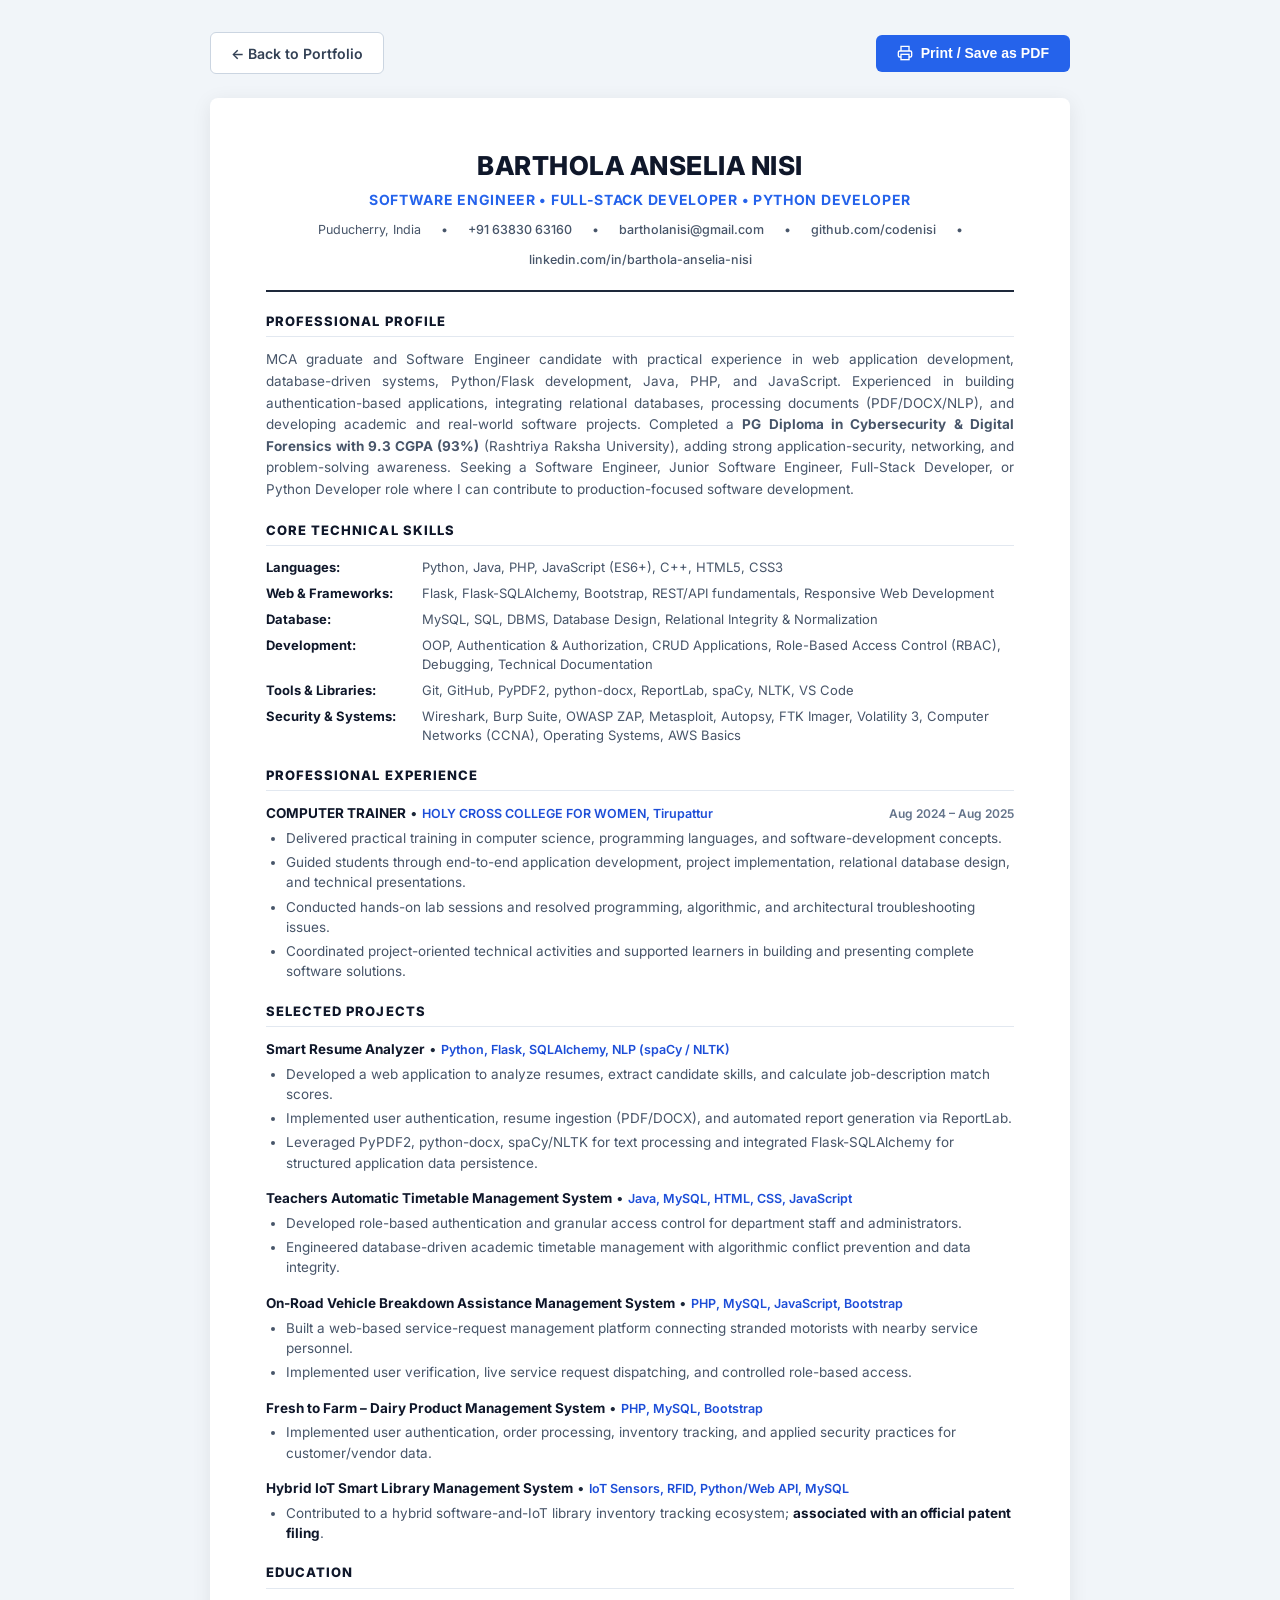
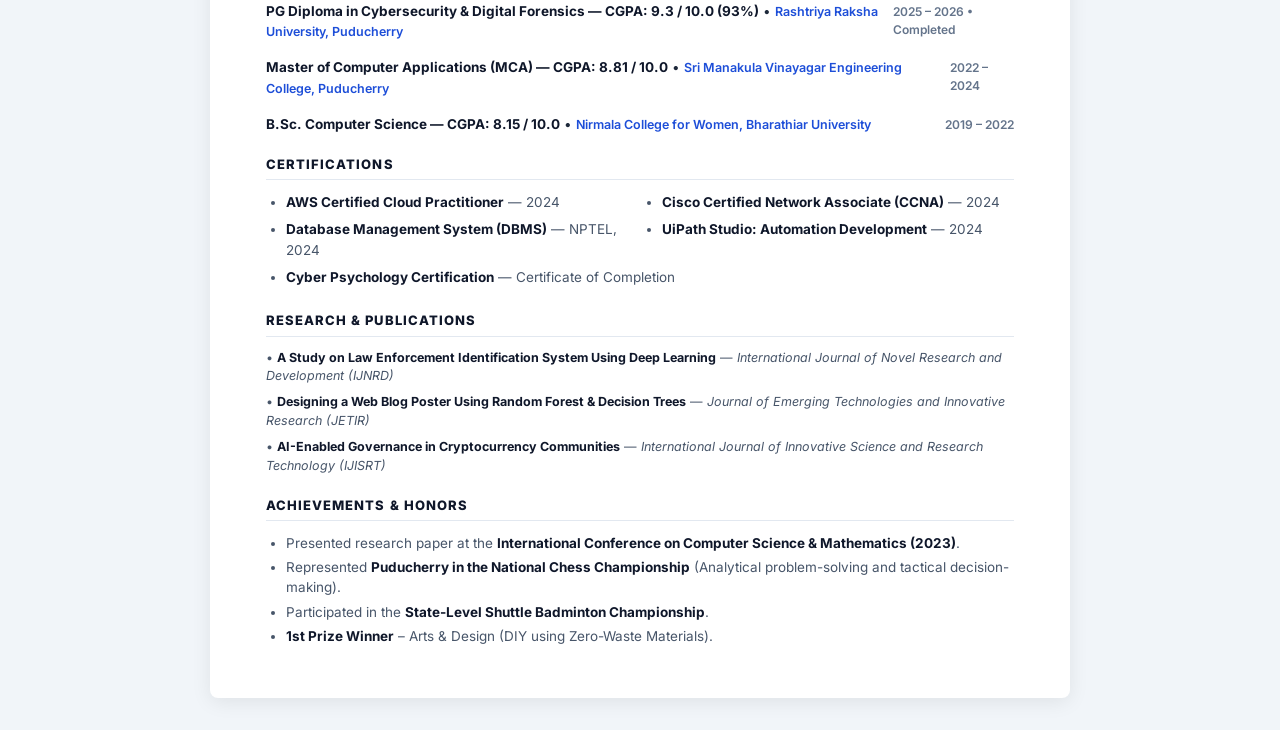
<file: resume.html>
<!DOCTYPE html>
<html lang="en">
<head>
  <meta charset="UTF-8">
  <meta name="viewport" content="width=device-width, initial-scale=1.0">
  <title>Barthola Anselia Nisi - Resume / Curriculum Vitae</title>
  <link rel="preconnect" href="https://fonts.googleapis.com">
  <link href="https://fonts.googleapis.com/css2?family=Inter:wght@400;500;600;700;800&family=JetBrains+Mono:wght@400;600&display=swap" rel="stylesheet">
  <link rel="icon" type="image/svg+xml" href="assets/favicon.svg">
  <style>
    :root {
      --primary: #1e293b;
      --secondary: #475569;
      --accent: #2563eb;
      --accent-dark: #1d4ed8;
      --border: #cbd5e1;
      --bg: #ffffff;
    }

    * {
      box-sizing: border-box;
      margin: 0;
      padding: 0;
    }

    body {
      font-family: 'Inter', system-ui, -apple-system, sans-serif;
      color: var(--primary);
      background-color: #f1f5f9;
      line-height: 1.5;
      font-size: 13.5px;
      padding-block: 2rem;
    }

    .resume-container {
      max-width: 860px;
      margin: 0 auto;
      background: var(--bg);
      padding: 3rem 3.5rem;
      border-radius: 8px;
      box-shadow: 0 4px 20px rgba(0, 0, 0, 0.08);
    }

    /* Print / Action Bar */
    .action-bar {
      max-width: 860px;
      margin: 0 auto 1.5rem;
      display: flex;
      justify-content: space-between;
      align-items: center;
      gap: 1rem;
    }

    .btn {
      display: inline-flex;
      align-items: center;
      gap: 0.5rem;
      padding: 0.6rem 1.25rem;
      font-size: 0.88rem;
      font-weight: 600;
      border-radius: 6px;
      text-decoration: none;
      cursor: pointer;
      border: 1px solid transparent;
      transition: all 0.2s;
    }

    .btn-print {
      background: #2563eb;
      color: #fff;
    }
    .btn-print:hover { background: #1d4ed8; }

    .btn-back {
      background: #fff;
      color: #334155;
      border-color: #cbd5e1;
    }
    .btn-back:hover { background: #f8fafc; }

    /* Header */
    .resume-header {
      border-bottom: 2px solid var(--primary);
      padding-bottom: 1.25rem;
      margin-bottom: 1.25rem;
      text-align: center;
    }

    .candidate-name {
      font-size: 26px;
      font-weight: 800;
      letter-spacing: 0.02em;
      color: #0f172a;
      text-transform: uppercase;
      margin-bottom: 0.25rem;
    }

    .candidate-title {
      font-size: 14px;
      font-weight: 700;
      color: var(--accent);
      letter-spacing: 0.05em;
      text-transform: uppercase;
      margin-bottom: 0.65rem;
    }

    .contact-info-line {
      display: flex;
      justify-content: center;
      flex-wrap: wrap;
      gap: 0.75rem 1.25rem;
      font-size: 12.5px;
      color: var(--secondary);
    }

    .contact-info-line a {
      color: var(--secondary);
      text-decoration: none;
      font-weight: 500;
    }
    .contact-info-line a:hover {
      color: var(--accent);
      text-decoration: underline;
    }

    /* Section Styling */
    .section-title {
      font-size: 13px;
      font-weight: 800;
      text-transform: uppercase;
      letter-spacing: 0.08em;
      color: #0f172a;
      border-bottom: 1.5px solid #e2e8f0;
      padding-bottom: 0.3rem;
      margin-top: 1.25rem;
      margin-bottom: 0.75rem;
      display: flex;
      align-items: center;
      justify-content: space-between;
    }

    .profile-summary {
      color: var(--secondary);
      line-height: 1.6;
      text-align: justify;
      margin-bottom: 0.5rem;
    }

    /* Skills Grid */
    .skills-block {
      display: grid;
      grid-template-columns: 140px 1fr;
      gap: 0.4rem 1rem;
      font-size: 13px;
      margin-bottom: 0.4rem;
    }

    .skill-cat {
      font-weight: 700;
      color: #0f172a;
    }

    .skill-val {
      color: var(--secondary);
    }

    /* Items / Timeline */
    .item-block {
      margin-bottom: 0.95rem;
    }

    .item-header {
      display: flex;
      justify-content: space-between;
      align-items: baseline;
      margin-bottom: 0.2rem;
    }

    .item-title {
      font-size: 13.5px;
      font-weight: 700;
      color: #0f172a;
    }

    .item-subtitle {
      font-size: 12.5px;
      font-weight: 600;
      color: var(--accent-dark);
    }

    .item-date {
      font-size: 12px;
      font-weight: 600;
      color: #64748b;
    }

    .item-list {
      list-style-type: disc;
      padding-left: 1.25rem;
      color: var(--secondary);
      margin-top: 0.25rem;
    }

    .item-list li {
      margin-bottom: 0.25rem;
      line-height: 1.5;
    }

    .item-list li strong {
      color: #0f172a;
    }

    /* Publications & Awards */
    .pub-item {
      margin-bottom: 0.45rem;
      font-size: 12.5px;
      color: var(--secondary);
    }

    .pub-item strong {
      color: #0f172a;
    }

    /* Print Optimization */
    @media print {
      body {
        background: #fff;
        padding: 0;
        font-size: 11.5px;
      }

      .action-bar {
        display: none !important;
      }

      .resume-container {
        padding: 0 !important;
        box-shadow: none !important;
        max-width: 100% !important;
      }

      .candidate-name { font-size: 22px; }
      .section-title { font-size: 12px; margin-top: 0.9rem; margin-bottom: 0.45rem; }
      .item-block { margin-bottom: 0.65rem; }
      .skills-block { font-size: 11.5px; }
    }
  </style>
</head>
<body>

  <!-- Screen Actions (Hidden on Print) -->
  <div class="action-bar">
    <a href="index.html" class="btn btn-back">
      &larr; Back to Portfolio
    </a>
    <button onclick="window.print()" class="btn btn-print">
      <svg width="16" height="16" viewBox="0 0 24 24" fill="none" stroke="currentColor" stroke-width="2">
        <polyline points="6 9 6 2 18 2 18 9"></polyline>
        <path d="M6 18H4a2 2 0 0 1-2-2v-5a2 2 0 0 1 2-2h16a2 2 0 0 1 2 2v5a2 2 0 0 1-2 2h-2"></path>
        <rect x="6" y="14" width="12" height="8"></rect>
      </svg>
      <span>Print / Save as PDF</span>
    </button>
  </div>

  <main class="resume-container">
    <!-- Header -->
    <header class="resume-header">
      <h1 class="candidate-name">Barthola Anselia Nisi</h1>
      <div class="candidate-title">Software Engineer &bull; Full-Stack Developer &bull; Python Developer</div>
      <div class="contact-info-line">
        <span>Puducherry, India</span>
        <span>&bull;</span>
        <span><a href="tel:+916383063160">+91 63830 63160</a></span>
        <span>&bull;</span>
        <span><a href="mailto:bartholanisi@gmail.com">bartholanisi@gmail.com</a></span>
        <span>&bull;</span>
        <span><a href="https://github.com/codenisi" target="_blank">github.com/codenisi</a></span>
        <span>&bull;</span>
        <span><a href="https://linkedin.com/in/barthola-anselia-nisi" target="_blank">linkedin.com/in/barthola-anselia-nisi</a></span>
      </div>
    </header>

    <!-- Professional Profile -->
    <section>
      <h2 class="section-title">Professional Profile</h2>
      <p class="profile-summary">
        MCA graduate and Software Engineer candidate with practical experience in web application development, database-driven systems, Python/Flask development, Java, PHP, and JavaScript. Experienced in building authentication-based applications, integrating relational databases, processing documents (PDF/DOCX/NLP), and developing academic and real-world software projects. Completed a <strong>PG Diploma in Cybersecurity & Digital Forensics with 9.3 CGPA (93%)</strong> (Rashtriya Raksha University), adding strong application-security, networking, and problem-solving awareness. Seeking a Software Engineer, Junior Software Engineer, Full-Stack Developer, or Python Developer role where I can contribute to production-focused software development.
      </p>
    </section>

    <!-- Core Technical Skills -->
    <section>
      <h2 class="section-title">Core Technical Skills</h2>
      <div class="skills-block">
        <div class="skill-cat">Languages:</div>
        <div class="skill-val">Python, Java, PHP, JavaScript (ES6+), C++, HTML5, CSS3</div>
      </div>
      <div class="skills-block">
        <div class="skill-cat">Web & Frameworks:</div>
        <div class="skill-val">Flask, Flask-SQLAlchemy, Bootstrap, REST/API fundamentals, Responsive Web Development</div>
      </div>
      <div class="skills-block">
        <div class="skill-cat">Database:</div>
        <div class="skill-val">MySQL, SQL, DBMS, Database Design, Relational Integrity & Normalization</div>
      </div>
      <div class="skills-block">
        <div class="skill-cat">Development:</div>
        <div class="skill-val">OOP, Authentication & Authorization, CRUD Applications, Role-Based Access Control (RBAC), Debugging, Technical Documentation</div>
      </div>
      <div class="skills-block">
        <div class="skill-cat">Tools & Libraries:</div>
        <div class="skill-val">Git, GitHub, PyPDF2, python-docx, ReportLab, spaCy, NLTK, VS Code</div>
      </div>
      <div class="skills-block">
        <div class="skill-cat">Security & Systems:</div>
        <div class="skill-val">Wireshark, Burp Suite, OWASP ZAP, Metasploit, Autopsy, FTK Imager, Volatility 3, Computer Networks (CCNA), Operating Systems, AWS Basics</div>
      </div>
    </section>

    <!-- Experience -->
    <section>
      <h2 class="section-title">Professional Experience</h2>
      <div class="item-block">
        <div class="item-header">
          <div>
            <span class="item-title">COMPUTER TRAINER</span> &bull; 
            <span class="item-subtitle">HOLY CROSS COLLEGE FOR WOMEN, Tirupattur</span>
          </div>
          <span class="item-date">Aug 2024 – Aug 2025</span>
        </div>
        <ul class="item-list">
          <li>Delivered practical training in computer science, programming languages, and software-development concepts.</li>
          <li>Guided students through end-to-end application development, project implementation, relational database design, and technical presentations.</li>
          <li>Conducted hands-on lab sessions and resolved programming, algorithmic, and architectural troubleshooting issues.</li>
          <li>Coordinated project-oriented technical activities and supported learners in building and presenting complete software solutions.</li>
        </ul>
      </div>
    </section>

    <!-- Selected Projects -->
    <section>
      <h2 class="section-title">Selected Projects</h2>

      <div class="item-block">
        <div class="item-header">
          <div>
            <span class="item-title">Smart Resume Analyzer</span> &bull; 
            <span class="item-subtitle">Python, Flask, SQLAlchemy, NLP (spaCy / NLTK)</span>
          </div>
        </div>
        <ul class="item-list">
          <li>Developed a web application to analyze resumes, extract candidate skills, and calculate job-description match scores.</li>
          <li>Implemented user authentication, resume ingestion (PDF/DOCX), and automated report generation via ReportLab.</li>
          <li>Leveraged PyPDF2, python-docx, spaCy/NLTK for text processing and integrated Flask-SQLAlchemy for structured application data persistence.</li>
        </ul>
      </div>

      <div class="item-block">
        <div class="item-header">
          <div>
            <span class="item-title">Teachers Automatic Timetable Management System</span> &bull; 
            <span class="item-subtitle">Java, MySQL, HTML, CSS, JavaScript</span>
          </div>
        </div>
        <ul class="item-list">
          <li>Developed role-based authentication and granular access control for department staff and administrators.</li>
          <li>Engineered database-driven academic timetable management with algorithmic conflict prevention and data integrity.</li>
        </ul>
      </div>

      <div class="item-block">
        <div class="item-header">
          <div>
            <span class="item-title">On-Road Vehicle Breakdown Assistance Management System</span> &bull; 
            <span class="item-subtitle">PHP, MySQL, JavaScript, Bootstrap</span>
          </div>
        </div>
        <ul class="item-list">
          <li>Built a web-based service-request management platform connecting stranded motorists with nearby service personnel.</li>
          <li>Implemented user verification, live service request dispatching, and controlled role-based access.</li>
        </ul>
      </div>

      <div class="item-block">
        <div class="item-header">
          <div>
            <span class="item-title">Fresh to Farm – Dairy Product Management System</span> &bull; 
            <span class="item-subtitle">PHP, MySQL, Bootstrap</span>
          </div>
        </div>
        <ul class="item-list">
          <li>Implemented user authentication, order processing, inventory tracking, and applied security practices for customer/vendor data.</li>
        </ul>
      </div>

      <div class="item-block">
        <div class="item-header">
          <div>
            <span class="item-title">Hybrid IoT Smart Library Management System</span> &bull; 
            <span class="item-subtitle">IoT Sensors, RFID, Python/Web API, MySQL</span>
          </div>
        </div>
        <ul class="item-list">
          <li>Contributed to a hybrid software-and-IoT library inventory tracking ecosystem; <strong>associated with an official patent filing</strong>.</li>
        </ul>
      </div>
    </section>

    <!-- Education -->
    <section>
      <h2 class="section-title">Education</h2>
      <div class="item-block">
        <div class="item-header">
          <div>
            <span class="item-title">PG Diploma in Cybersecurity & Digital Forensics — CGPA: 9.3 / 10.0 (93%)</span> &bull; 
            <span class="item-subtitle">Rashtriya Raksha University, Puducherry</span>
          </div>
          <span class="item-date">2025 – 2026 &bull; Completed</span>
        </div>
      </div>
      <div class="item-block">
        <div class="item-header">
          <div>
            <span class="item-title">Master of Computer Applications (MCA) — CGPA: 8.81 / 10.0</span> &bull; 
            <span class="item-subtitle">Sri Manakula Vinayagar Engineering College, Puducherry</span>
          </div>
          <span class="item-date">2022 – 2024</span>
        </div>
      </div>
      <div class="item-block">
        <div class="item-header">
          <div>
            <span class="item-title">B.Sc. Computer Science — CGPA: 8.15 / 10.0</span> &bull; 
            <span class="item-subtitle">Nirmala College for Women, Bharathiar University</span>
          </div>
          <span class="item-date">2019 – 2022</span>
        </div>
      </div>
    </section>

    <!-- Certifications -->
    <section>
      <h2 class="section-title">Certifications</h2>
      <ul class="item-list" style="display: grid; grid-template-columns: 1fr 1fr; gap: 0.2rem 1.5rem; padding-left: 1.25rem;">
        <li><strong>AWS Certified Cloud Practitioner</strong> — 2024</li>
        <li><strong>Cisco Certified Network Associate (CCNA)</strong> — 2024</li>
        <li><strong>Database Management System (DBMS)</strong> — NPTEL, 2024</li>
        <li><strong>UiPath Studio: Automation Development</strong> — 2024</li>
        <li style="grid-column: 1 / -1;"><strong>Cyber Psychology Certification</strong> — Certificate of Completion</li>
      </ul>
    </section>

    <!-- Research & Publications -->
    <section>
      <h2 class="section-title">Research & Publications</h2>
      <div class="pub-item">
        &bull; <strong>A Study on Law Enforcement Identification System Using Deep Learning</strong> — <em>International Journal of Novel Research and Development (IJNRD)</em>
      </div>
      <div class="pub-item">
        &bull; <strong>Designing a Web Blog Poster Using Random Forest & Decision Trees</strong> — <em>Journal of Emerging Technologies and Innovative Research (JETIR)</em>
      </div>
      <div class="pub-item">
        &bull; <strong>AI-Enabled Governance in Cryptocurrency Communities</strong> — <em>International Journal of Innovative Science and Research Technology (IJISRT)</em>
      </div>
    </section>

    <!-- Achievements & Honors -->
    <section>
      <h2 class="section-title">Achievements & Honors</h2>
      <ul class="item-list">
        <li>Presented research paper at the <strong>International Conference on Computer Science & Mathematics (2023)</strong>.</li>
        <li>Represented <strong>Puducherry in the National Chess Championship</strong> (Analytical problem-solving and tactical decision-making).</li>
        <li>Participated in the <strong>State-Level Shuttle Badminton Championship</strong>.</li>
        <li><strong>1st Prize Winner</strong> – Arts & Design (DIY using Zero-Waste Materials).</li>
      </ul>
    </section>
  </main>
</body>
</html>
</file>
<file: css/style.css>
/* ==========================================================================
   PORTFOLIO DESIGN SYSTEM & STYLESHEET
   Barthola Anselia Nisi - Software Engineer | Full-Stack Developer
   ========================================================================== */

/* --- CSS Variables & Color Tokens --- */
:root {
  /* Color Palette - Dark Theme (Default) */
  --bg-primary: #0a0f1d;
  --bg-secondary: #0f172a;
  --bg-card: rgba(17, 24, 39, 0.75);
  --bg-card-hover: rgba(30, 41, 59, 0.85);
  --bg-glass: rgba(15, 23, 42, 0.7);
  --border-color: rgba(148, 163, 184, 0.12);
  --border-hover: rgba(99, 102, 241, 0.4);
  
  --text-primary: #f8fafc;
  --text-secondary: #94a3b8;
  --text-muted: #64748b;
  
  --accent-primary: #6366f1;       /* Indigo */
  --accent-primary-hover: #4f46e5;
  --accent-secondary: #06b6d4;     /* Cyan / Cyber teal */
  --accent-emerald: #10b981;       /* Success / Active */
  --accent-amber: #f59e0b;         /* Highlights */
  --accent-gradient: linear-gradient(135deg, #6366f1 0%, #06b6d4 100%);
  --accent-gradient-text: linear-gradient(135deg, #818cf8 0%, #38bdf8 50%, #34d399 100%);
  --glow-color: rgba(99, 102, 241, 0.25);

  /* Shadows & Elevation */
  --shadow-sm: 0 2px 8px rgba(0, 0, 0, 0.2);
  --shadow-md: 0 10px 25px -5px rgba(0, 0, 0, 0.3), 0 8px 10px -6px rgba(0, 0, 0, 0.3);
  --shadow-lg: 0 20px 35px -5px rgba(0, 0, 0, 0.45);
  --shadow-glow: 0 0 25px rgba(99, 102, 241, 0.25);

  /* Layout & Geometry */
  --container-max: 1200px;
  --radius-sm: 8px;
  --radius-md: 14px;
  --radius-lg: 22px;
  --radius-full: 9999px;
  --nav-height: 76px;
  --transition: all 0.3s cubic-bezier(0.4, 0, 0.2, 1);
}

/* Light Theme Variables */
[data-theme="light"] {
  --bg-primary: #f8fafc;
  --bg-secondary: #f1f5f9;
  --bg-card: rgba(255, 255, 255, 0.85);
  --bg-card-hover: rgba(255, 255, 255, 1);
  --bg-glass: rgba(255, 255, 255, 0.85);
  --border-color: rgba(148, 163, 184, 0.25);
  --border-hover: rgba(99, 102, 241, 0.5);
  
  --text-primary: #0f172a;
  --text-secondary: #475569;
  --text-muted: #94a3b8;
  
  --accent-primary: #4f46e5;
  --accent-primary-hover: #4338ca;
  --accent-secondary: #0284c7;
  --accent-emerald: #059669;
  --accent-amber: #d97706;
  --accent-gradient-text: linear-gradient(135deg, #4f46e5 0%, #0284c7 50%, #059669 100%);
  --glow-color: rgba(79, 70, 229, 0.15);

  --shadow-sm: 0 2px 8px rgba(100, 116, 139, 0.08);
  --shadow-md: 0 10px 25px -5px rgba(100, 116, 139, 0.12), 0 8px 10px -6px rgba(100, 116, 139, 0.08);
  --shadow-lg: 0 20px 35px -5px rgba(100, 116, 139, 0.18);
  --shadow-glow: 0 0 25px rgba(79, 70, 229, 0.15);
}

/* --- Base & Reset --- */
*, *::before, *::after {
  box-sizing: border-box;
  margin: 0;
  padding: 0;
}

html {
  scroll-behavior: smooth;
  font-size: 16px;
  -webkit-text-size-adjust: 100%;
}

body {
  font-family: 'Plus Jakarta Sans', system-ui, -apple-system, BlinkMacSystemFont, 'Segoe UI', Roboto, sans-serif;
  background-color: var(--bg-primary);
  color: var(--text-primary);
  line-height: 1.65;
  overflow-x: hidden;
  position: relative;
  transition: background-color 0.3s ease, color 0.3s ease;
  min-height: 100vh;
}

/* Subtle Animated Background Grid */
body::before {
  content: "";
  position: fixed;
  inset: 0;
  background-image: 
    radial-gradient(circle at 15% 20%, rgba(99, 102, 241, 0.08) 0%, transparent 40%),
    radial-gradient(circle at 85% 80%, rgba(6, 182, 212, 0.08) 0%, transparent 40%);
  pointer-events: none;
  z-index: -1;
}

a {
  color: inherit;
  text-decoration: none;
  transition: var(--transition);
}

button {
  font-family: inherit;
  cursor: pointer;
  border: none;
  outline: none;
  background: none;
}

ul {
  list-style: none;
}

img, svg {
  display: block;
  max-width: 100%;
}

code, pre {
  font-family: 'JetBrains Mono', 'Fira Code', monospace;
}

.container {
  width: 100%;
  max-width: var(--container-max);
  margin-inline: auto;
  padding-inline: 1.5rem;
}

/* --- Typography & Utilities --- */
.gradient-text {
  background: var(--accent-gradient-text);
  -webkit-background-clip: text;
  -webkit-text-fill-color: transparent;
  display: inline-block;
}

.section-header {
  text-align: center;
  margin-bottom: 3.5rem;
}

.section-tag {
  display: inline-flex;
  align-items: center;
  gap: 0.5rem;
  padding: 0.35rem 1rem;
  font-size: 0.8rem;
  font-weight: 700;
  text-transform: uppercase;
  letter-spacing: 0.08em;
  color: var(--accent-primary);
  background: rgba(99, 102, 241, 0.1);
  border: 1px solid rgba(99, 102, 241, 0.25);
  border-radius: var(--radius-full);
  margin-bottom: 0.85rem;
}

.section-title {
  font-size: 2.25rem;
  font-weight: 800;
  letter-spacing: -0.02em;
  color: var(--text-primary);
  line-height: 1.25;
  margin-bottom: 0.75rem;
}

.section-subtitle {
  font-size: 1.05rem;
  color: var(--text-secondary);
  max-width: 680px;
  margin-inline: auto;
}

/* --- Buttons --- */
.btn {
  display: inline-flex;
  align-items: center;
  justify-content: center;
  gap: 0.6rem;
  padding: 0.75rem 1.6rem;
  font-size: 0.95rem;
  font-weight: 600;
  border-radius: var(--radius-md);
  transition: var(--transition);
  text-align: center;
  white-space: nowrap;
}

.btn-primary {
  background: var(--accent-gradient);
  color: #ffffff;
  box-shadow: 0 4px 14px rgba(99, 102, 241, 0.35);
}

.btn-primary:hover {
  transform: translateY(-2px);
  box-shadow: 0 8px 22px rgba(99, 102, 241, 0.5);
  color: #ffffff;
}

.btn-secondary {
  background: var(--bg-card);
  color: var(--text-primary);
  border: 1px solid var(--border-color);
  backdrop-filter: blur(10px);
}

.btn-secondary:hover {
  background: var(--bg-card-hover);
  border-color: var(--border-hover);
  transform: translateY(-2px);
}

.btn-sm {
  padding: 0.45rem 1rem;
  font-size: 0.85rem;
  border-radius: var(--radius-sm);
}

/* --- Navigation Bar --- */
.navbar {
  position: fixed;
  top: 0;
  left: 0;
  right: 0;
  height: var(--nav-height);
  background: var(--bg-glass);
  backdrop-filter: blur(16px);
  -webkit-backdrop-filter: blur(16px);
  border-bottom: 1px solid var(--border-color);
  z-index: 1000;
  transition: var(--transition);
}

.navbar.scrolled {
  box-shadow: var(--shadow-md);
  border-bottom-color: rgba(99, 102, 241, 0.2);
}

.nav-container {
  display: flex;
  align-items: center;
  justify-content: space-between;
  height: 100%;
}

.nav-brand {
  display: flex;
  align-items: center;
  gap: 0.75rem;
  font-weight: 800;
  font-size: 1.25rem;
  color: var(--text-primary);
}

.brand-badge {
  width: 42px;
  height: 42px;
  border-radius: var(--radius-md);
  background: var(--accent-gradient);
  display: flex;
  align-items: center;
  justify-content: center;
  color: #ffffff;
  font-weight: 900;
  font-size: 1.1rem;
  box-shadow: 0 4px 12px rgba(99, 102, 241, 0.4);
}

.nav-links {
  display: flex;
  align-items: center;
  gap: 1.75rem;
}

.nav-link {
  font-size: 0.92rem;
  font-weight: 500;
  color: var(--text-secondary);
  position: relative;
  padding-block: 0.25rem;
}

.nav-link:hover,
.nav-link.active {
  color: var(--text-primary);
}

.nav-link::after {
  content: "";
  position: absolute;
  bottom: 0;
  left: 0;
  width: 0;
  height: 2px;
  background: var(--accent-gradient);
  border-radius: 2px;
  transition: width 0.25s ease;
}

.nav-link:hover::after,
.nav-link.active::after {
  width: 100%;
}

.nav-actions {
  display: flex;
  align-items: center;
  gap: 0.75rem;
}

.theme-toggle-btn {
  width: 40px;
  height: 40px;
  border-radius: var(--radius-md);
  display: flex;
  align-items: center;
  justify-content: center;
  color: var(--text-secondary);
  border: 1px solid var(--border-color);
  background: var(--bg-card);
  transition: var(--transition);
}

.theme-toggle-btn:hover {
  color: var(--accent-primary);
  border-color: var(--accent-primary);
  transform: rotate(15deg);
}

.mobile-menu-btn {
  display: none;
  width: 40px;
  height: 40px;
  border-radius: var(--radius-md);
  align-items: center;
  justify-content: center;
  color: var(--text-primary);
  border: 1px solid var(--border-color);
  background: var(--bg-card);
}

/* --- Hero Section --- */
.hero {
  padding-top: calc(var(--nav-height) + 3.5rem);
  padding-bottom: 5rem;
  position: relative;
  overflow: hidden;
}

.hero-grid {
  display: grid;
  grid-template-columns: 1.2fr 0.8fr;
  gap: 3.5rem;
  align-items: center;
}

.hero-status-chip {
  display: inline-flex;
  align-items: center;
  gap: 0.5rem;
  padding: 0.4rem 0.9rem;
  background: rgba(16, 185, 129, 0.1);
  border: 1px solid rgba(16, 185, 129, 0.3);
  border-radius: var(--radius-full);
  font-size: 0.82rem;
  font-weight: 600;
  color: var(--accent-emerald);
  margin-bottom: 1.25rem;
}

.status-dot {
  width: 8px;
  height: 8px;
  border-radius: 50%;
  background-color: var(--accent-emerald);
  box-shadow: 0 0 10px var(--accent-emerald);
  animation: pulse-dot 2s infinite;
}

@keyframes pulse-dot {
  0%, 100% { opacity: 1; transform: scale(1); }
  50% { opacity: 0.5; transform: scale(1.3); }
}

.hero-name {
  font-size: 3.25rem;
  font-weight: 800;
  line-height: 1.12;
  letter-spacing: -0.03em;
  margin-bottom: 0.75rem;
}

.hero-title {
  font-size: 1.45rem;
  font-weight: 600;
  color: var(--text-secondary);
  margin-bottom: 1.25rem;
}

.hero-bio {
  font-size: 1.05rem;
  color: var(--text-secondary);
  line-height: 1.7;
  margin-bottom: 2rem;
  max-width: 620px;
}

.hero-meta-list {
  display: flex;
  flex-wrap: wrap;
  gap: 1.25rem;
  margin-bottom: 2.25rem;
  font-size: 0.9rem;
  color: var(--text-secondary);
}

.hero-meta-item {
  display: inline-flex;
  align-items: center;
  gap: 0.45rem;
}

.hero-meta-item svg {
  color: var(--accent-primary);
  flex-shrink: 0;
}

.hero-actions {
  display: flex;
  flex-wrap: wrap;
  align-items: center;
  gap: 1rem;
  margin-bottom: 2.5rem;
}

.hero-socials {
  display: flex;
  align-items: center;
  gap: 0.75rem;
}

.social-link {
  width: 42px;
  height: 42px;
  border-radius: var(--radius-md);
  display: flex;
  align-items: center;
  justify-content: center;
  color: var(--text-secondary);
  border: 1px solid var(--border-color);
  background: var(--bg-card);
  transition: var(--transition);
}

.social-link:hover {
  color: #ffffff;
  background: var(--accent-primary);
  border-color: var(--accent-primary);
  transform: translateY(-3px);
  box-shadow: 0 4px 12px rgba(99, 102, 241, 0.4);
}

/* Hero Right Card / Profile Visual */
.hero-card {
  position: relative;
  background: var(--bg-card);
  border: 1px solid var(--border-color);
  border-radius: var(--radius-lg);
  padding: 2.25rem;
  backdrop-filter: blur(16px);
  box-shadow: var(--shadow-lg);
}

.hero-card::before {
  content: "";
  position: absolute;
  inset: -1px;
  border-radius: inherit;
  background: var(--accent-gradient);
  z-index: -1;
  opacity: 0.25;
}

.profile-avatar-wrapper {
  position: relative;
  width: 130px;
  height: 130px;
  margin: 0 auto 1.5rem;
}

.profile-avatar {
  width: 100%;
  height: 100%;
  border-radius: 50%;
  background: linear-gradient(135deg, #1e1b4b, #0f172a);
  border: 3px solid var(--accent-primary);
  display: flex;
  align-items: center;
  justify-content: center;
  color: #ffffff;
  font-size: 2.5rem;
  font-weight: 800;
  box-shadow: var(--shadow-glow);
}

.profile-badge-float {
  position: absolute;
  bottom: 0;
  right: 0;
  background: var(--bg-secondary);
  border: 2px solid var(--accent-emerald);
  width: 36px;
  height: 36px;
  border-radius: 50%;
  display: flex;
  align-items: center;
  justify-content: center;
  color: var(--accent-emerald);
}

.hero-card-name {
  text-align: center;
  font-size: 1.35rem;
  font-weight: 700;
  margin-bottom: 0.25rem;
}

.hero-card-role {
  text-align: center;
  font-size: 0.85rem;
  color: var(--accent-secondary);
  font-weight: 600;
  margin-bottom: 1.5rem;
}

.quick-stats-grid {
  display: grid;
  grid-template-columns: repeat(2, 1fr);
  gap: 1rem;
  padding-top: 1.25rem;
  border-top: 1px solid var(--border-color);
}

.stat-item {
  text-align: center;
  padding: 0.75rem;
  background: rgba(99, 102, 241, 0.05);
  border-radius: var(--radius-sm);
  border: 1px solid var(--border-color);
}

.stat-number {
  font-size: 1.4rem;
  font-weight: 800;
  color: var(--text-primary);
  line-height: 1.2;
}

.stat-label {
  font-size: 0.75rem;
  color: var(--text-muted);
  text-transform: uppercase;
  letter-spacing: 0.05em;
  margin-top: 0.2rem;
}

/* --- Metrics / Highlights Ribbon --- */
.metrics-ribbon {
  padding-block: 2.5rem;
  background: var(--bg-secondary);
  border-block: 1px solid var(--border-color);
}

.metrics-row {
  display: grid;
  grid-template-columns: repeat(4, 1fr);
  gap: 2rem;
}

.metric-pill {
  display: flex;
  align-items: center;
  gap: 1.25rem;
}

.metric-icon-box {
  width: 52px;
  height: 52px;
  border-radius: var(--radius-md);
  background: rgba(99, 102, 241, 0.12);
  border: 1px solid rgba(99, 102, 241, 0.3);
  display: flex;
  align-items: center;
  justify-content: center;
  color: var(--accent-primary);
  flex-shrink: 0;
}

.metric-data h3 {
  font-size: 1.5rem;
  font-weight: 800;
  line-height: 1.1;
  color: var(--text-primary);
}

.metric-data p {
  font-size: 0.85rem;
  color: var(--text-secondary);
  margin-top: 0.2rem;
}

/* --- About & Specialized Focus --- */
.section {
  padding-block: 5.5rem;
}

.about-grid {
  display: grid;
  grid-template-columns: 1.15fr 0.85fr;
  gap: 3.5rem;
  align-items: start;
}

.about-text p {
  color: var(--text-secondary);
  font-size: 1.02rem;
  line-height: 1.8;
  margin-bottom: 1.25rem;
}

.about-highlights-list {
  display: grid;
  grid-template-columns: repeat(2, 1fr);
  gap: 1rem;
  margin-top: 2rem;
}

.highlight-card {
  padding: 1rem 1.25rem;
  background: var(--bg-card);
  border: 1px solid var(--border-color);
  border-radius: var(--radius-md);
  display: flex;
  align-items: flex-start;
  gap: 0.85rem;
}

.highlight-card svg {
  color: var(--accent-secondary);
  flex-shrink: 0;
  margin-top: 0.2rem;
}

.highlight-card h4 {
  font-size: 0.92rem;
  font-weight: 700;
  color: var(--text-primary);
}

.highlight-card p {
  font-size: 0.82rem;
  color: var(--text-muted);
  margin-bottom: 0;
  line-height: 1.4;
  margin-top: 0.2rem;
}

.target-roles-box {
  background: var(--bg-card);
  border: 1px solid var(--border-color);
  border-radius: var(--radius-lg);
  padding: 2rem;
}

.target-roles-box h3 {
  font-size: 1.15rem;
  font-weight: 700;
  margin-bottom: 1.25rem;
  display: flex;
  align-items: center;
  gap: 0.6rem;
}

.role-tags {
  display: flex;
  flex-wrap: wrap;
  gap: 0.6rem;
  margin-bottom: 2rem;
}

.role-tag {
  padding: 0.45rem 0.95rem;
  background: rgba(99, 102, 241, 0.08);
  border: 1px solid rgba(99, 102, 241, 0.25);
  color: var(--text-primary);
  font-size: 0.85rem;
  font-weight: 600;
  border-radius: var(--radius-full);
}

.sports-creative-card {
  padding: 1.25rem;
  background: rgba(6, 182, 212, 0.06);
  border: 1px dashed rgba(6, 182, 212, 0.35);
  border-radius: var(--radius-md);
}

.sports-creative-card h4 {
  font-size: 0.95rem;
  font-weight: 700;
  color: var(--accent-secondary);
  margin-bottom: 0.6rem;
  display: flex;
  align-items: center;
  gap: 0.5rem;
}

.sports-creative-card ul li {
  font-size: 0.85rem;
  color: var(--text-secondary);
  margin-bottom: 0.4rem;
  display: flex;
  align-items: center;
  gap: 0.5rem;
}

.sports-creative-card ul li::before {
  content: "•";
  color: var(--accent-secondary);
  font-weight: bold;
}

/* --- Cybersecurity & Forensics Feature Callout --- */
.cyber-spotlight-card {
  margin-top: 3.5rem;
  background: linear-gradient(135deg, rgba(15, 23, 42, 0.9) 0%, rgba(30, 27, 75, 0.9) 100%);
  border: 1px solid rgba(99, 102, 241, 0.3);
  border-radius: var(--radius-lg);
  padding: 2.5rem;
  position: relative;
  overflow: hidden;
  box-shadow: var(--shadow-lg);
}

[data-theme="light"] .cyber-spotlight-card {
  background: linear-gradient(135deg, #f8fafc 0%, #e0e7ff 100%);
  border-color: rgba(99, 102, 241, 0.35);
}

.cyber-badge {
  display: inline-flex;
  align-items: center;
  gap: 0.5rem;
  background: rgba(245, 158, 11, 0.15);
  border: 1px solid rgba(245, 158, 11, 0.4);
  color: var(--accent-amber);
  padding: 0.35rem 0.85rem;
  font-size: 0.78rem;
  font-weight: 700;
  text-transform: uppercase;
  border-radius: var(--radius-full);
  margin-bottom: 1rem;
}

.cyber-grid {
  display: grid;
  grid-template-columns: 1fr 1fr;
  gap: 2.5rem;
  align-items: center;
}

.cyber-content h3 {
  font-size: 1.65rem;
  font-weight: 800;
  margin-bottom: 0.75rem;
  color: var(--text-primary);
}

.cyber-content p {
  font-size: 0.95rem;
  color: var(--text-secondary);
  line-height: 1.7;
  margin-bottom: 1.25rem;
}

.security-tools-grid {
  display: grid;
  grid-template-columns: repeat(2, 1fr);
  gap: 0.85rem;
}

.sec-tool-pill {
  display: flex;
  align-items: center;
  gap: 0.6rem;
  padding: 0.65rem 1rem;
  background: var(--bg-card);
  border: 1px solid var(--border-color);
  border-radius: var(--radius-sm);
  font-size: 0.85rem;
  font-weight: 600;
  color: var(--text-primary);
  box-shadow: var(--shadow-sm);
}

.sec-tool-pill svg {
  color: var(--accent-secondary);
  flex-shrink: 0;
}

/* --- Technical Skills Section --- */
.skills-grid {
  display: grid;
  grid-template-columns: repeat(3, 1fr);
  gap: 1.5rem;
}

.skill-category-card {
  background: var(--bg-card);
  border: 1px solid var(--border-color);
  border-radius: var(--radius-lg);
  padding: 1.75rem;
  transition: var(--transition);
  backdrop-filter: blur(12px);
}

.skill-category-card:hover {
  border-color: var(--border-hover);
  transform: translateY(-4px);
  box-shadow: var(--shadow-md);
}

.category-header {
  display: flex;
  align-items: center;
  gap: 0.85rem;
  margin-bottom: 1.25rem;
}

.category-icon {
  width: 44px;
  height: 44px;
  border-radius: var(--radius-md);
  background: rgba(99, 102, 241, 0.1);
  display: flex;
  align-items: center;
  justify-content: center;
  color: var(--accent-primary);
}

.category-title {
  font-size: 1.1rem;
  font-weight: 700;
}

.skill-badges {
  display: flex;
  flex-wrap: wrap;
  gap: 0.5rem;
}

.skill-badge {
  padding: 0.4rem 0.8rem;
  background: rgba(148, 163, 184, 0.08);
  border: 1px solid var(--border-color);
  border-radius: var(--radius-sm);
  font-size: 0.82rem;
  font-weight: 600;
  color: var(--text-primary);
  transition: var(--transition);
}

.skill-badge:hover {
  border-color: var(--accent-primary);
  color: var(--accent-primary);
  background: rgba(99, 102, 241, 0.08);
}

/* --- Projects Section --- */
.projects-filter-bar {
  display: flex;
  justify-content: center;
  flex-wrap: wrap;
  gap: 0.6rem;
  margin-bottom: 2.5rem;
}

.filter-btn {
  padding: 0.55rem 1.25rem;
  font-size: 0.88rem;
  font-weight: 600;
  border-radius: var(--radius-full);
  border: 1px solid var(--border-color);
  background: var(--bg-card);
  color: var(--text-secondary);
  transition: var(--transition);
}

.filter-btn:hover {
  color: var(--text-primary);
  border-color: var(--border-hover);
}

.filter-btn.active {
  background: var(--accent-gradient);
  color: #ffffff;
  border-color: transparent;
  box-shadow: 0 4px 12px rgba(99, 102, 241, 0.3);
}

.projects-grid {
  display: grid;
  grid-template-columns: repeat(auto-fit, minmax(350px, 1fr));
  gap: 1.75rem;
}

.project-card {
  background: var(--bg-card);
  border: 1px solid var(--border-color);
  border-radius: var(--radius-lg);
  padding: 2rem;
  display: flex;
  flex-direction: column;
  justify-content: space-between;
  transition: var(--transition);
  position: relative;
  overflow: hidden;
  backdrop-filter: blur(12px);
}

.project-card:hover {
  transform: translateY(-6px);
  border-color: var(--border-hover);
  box-shadow: var(--shadow-lg);
}

.project-card-top {
  margin-bottom: 1.5rem;
}

.project-badge-tag {
  display: inline-block;
  font-size: 0.75rem;
  font-weight: 700;
  color: var(--accent-secondary);
  background: rgba(6, 182, 212, 0.1);
  border: 1px solid rgba(6, 182, 212, 0.25);
  padding: 0.25rem 0.75rem;
  border-radius: var(--radius-full);
  margin-bottom: 0.85rem;
  transition: var(--transition);
}

.project-badge-tag.patent-badge {
  color: var(--accent-amber);
  background: rgba(245, 158, 11, 0.14);
  border-color: rgba(245, 158, 11, 0.4);
  box-shadow: 0 0 12px rgba(245, 158, 11, 0.15);
}

.project-title {
  font-size: 1.35rem;
  font-weight: 700;
  line-height: 1.3;
  margin-bottom: 0.75rem;
  color: var(--text-primary);
}

.project-desc {
  font-size: 0.92rem;
  color: var(--text-secondary);
  line-height: 1.6;
  margin-bottom: 1.25rem;
}

.project-tech-pills {
  display: flex;
  flex-wrap: wrap;
  gap: 0.45rem;
  margin-bottom: 1.5rem;
}

.tech-pill {
  font-size: 0.75rem;
  font-weight: 600;
  padding: 0.25rem 0.65rem;
  background: rgba(148, 163, 184, 0.08);
  border: 1px solid var(--border-color);
  border-radius: var(--radius-sm);
  color: var(--text-secondary);
}

.project-footer {
  display: flex;
  align-items: center;
  justify-content: space-between;
  padding-top: 1.25rem;
  border-top: 1px solid var(--border-color);
}

.project-details-btn {
  display: inline-flex;
  align-items: center;
  gap: 0.4rem;
  font-size: 0.88rem;
  font-weight: 600;
  color: var(--accent-primary);
  transition: var(--transition);
}

.project-details-btn:hover {
  color: var(--accent-secondary);
  gap: 0.65rem;
}

/* --- Experience & Education Timelines --- */
.timeline-two-col {
  display: grid;
  grid-template-columns: 1fr 1fr;
  gap: 3rem;
}

.timeline-column-title {
  font-size: 1.45rem;
  font-weight: 800;
  margin-bottom: 2rem;
  display: flex;
  align-items: center;
  gap: 0.75rem;
  color: var(--text-primary);
}

.timeline {
  position: relative;
  padding-left: 2rem;
}

.timeline::before {
  content: "";
  position: absolute;
  top: 0.5rem;
  bottom: 0.5rem;
  left: 6px;
  width: 2px;
  background: var(--border-color);
}

.timeline-item {
  position: relative;
  margin-bottom: 2.25rem;
}

.timeline-item:last-child {
  margin-bottom: 0;
}

.timeline-marker {
  position: absolute;
  left: -2rem;
  top: 0.25rem;
  width: 14px;
  height: 14px;
  border-radius: 50%;
  background: var(--bg-primary);
  border: 3px solid var(--accent-primary);
  box-shadow: 0 0 0 4px rgba(99, 102, 241, 0.15);
}

.timeline-content {
  background: var(--bg-card);
  border: 1px solid var(--border-color);
  border-radius: var(--radius-md);
  padding: 1.5rem;
  transition: var(--transition);
}

.timeline-content:hover {
  border-color: var(--border-hover);
  transform: translateX(4px);
}

.timeline-date {
  display: inline-block;
  font-size: 0.78rem;
  font-weight: 700;
  color: var(--accent-secondary);
  margin-bottom: 0.4rem;
}

.timeline-role {
  font-size: 1.15rem;
  font-weight: 700;
  color: var(--text-primary);
  margin-bottom: 0.2rem;
}

.timeline-org {
  font-size: 0.9rem;
  font-weight: 600;
  color: var(--accent-primary);
  margin-bottom: 0.85rem;
}

.timeline-details {
  font-size: 0.88rem;
  color: var(--text-secondary);
  line-height: 1.6;
}

.timeline-details li {
  margin-bottom: 0.4rem;
  position: relative;
  padding-left: 1.1rem;
}

.timeline-details li::before {
  content: "▹";
  position: absolute;
  left: 0;
  color: var(--accent-primary);
}

.grade-badge {
  display: inline-block;
  margin-top: 0.6rem;
  font-size: 0.8rem;
  font-weight: 700;
  padding: 0.2rem 0.65rem;
  background: rgba(16, 185, 129, 0.1);
  border: 1px solid rgba(16, 185, 129, 0.3);
  color: var(--accent-emerald);
  border-radius: var(--radius-sm);
}

/* --- Certifications & Research Section --- */
.certifications-grid {
  display: grid;
  grid-template-columns: repeat(auto-fit, minmax(260px, 1fr));
  gap: 1.25rem;
  margin-bottom: 4rem;
}

.cert-card {
  background: var(--bg-card);
  border: 1px solid var(--border-color);
  border-radius: var(--radius-md);
  padding: 1.35rem;
  display: flex;
  align-items: center;
  gap: 1.15rem;
  transition: var(--transition);
}

.cert-card:hover {
  border-color: var(--accent-primary);
  transform: translateY(-3px);
  box-shadow: var(--shadow-sm);
}

.cert-icon {
  width: 48px;
  height: 48px;
  border-radius: var(--radius-md);
  background: rgba(99, 102, 241, 0.1);
  display: flex;
  align-items: center;
  justify-content: center;
  color: var(--accent-primary);
  flex-shrink: 0;
}

.cert-info h4 {
  font-size: 0.95rem;
  font-weight: 700;
  color: var(--text-primary);
  line-height: 1.3;
}

.cert-info p {
  font-size: 0.8rem;
  color: var(--text-secondary);
  margin-top: 0.2rem;
}

.cert-year {
  font-size: 0.75rem;
  color: var(--accent-secondary);
  font-weight: 700;
}

/* Research Publications */
.publications-list {
  display: grid;
  grid-template-columns: repeat(auto-fit, minmax(340px, 1fr));
  gap: 1.5rem;
}

.pub-card {
  background: var(--bg-card);
  border: 1px solid var(--border-color);
  border-radius: var(--radius-md);
  padding: 1.75rem;
  display: flex;
  flex-direction: column;
  justify-content: space-between;
  transition: var(--transition);
}

.pub-card:hover {
  border-color: var(--border-hover);
  transform: translateY(-3px);
}

.pub-tag {
  font-size: 0.75rem;
  font-weight: 700;
  color: var(--accent-amber);
  margin-bottom: 0.6rem;
}

.pub-title {
  font-size: 1.05rem;
  font-weight: 700;
  line-height: 1.4;
  margin-bottom: 0.6rem;
  color: var(--text-primary);
}

.pub-journal {
  font-size: 0.82rem;
  font-weight: 600;
  color: var(--accent-primary);
  margin-bottom: 0.85rem;
}

.pub-desc {
  font-size: 0.85rem;
  color: var(--text-secondary);
  line-height: 1.6;
}

/* --- Contact & Connect Section --- */
.contact-wrapper {
  display: grid;
  grid-template-columns: 0.95fr 1.05fr;
  gap: 3.5rem;
  background: var(--bg-card);
  border: 1px solid var(--border-color);
  border-radius: var(--radius-lg);
  padding: 3rem;
  backdrop-filter: blur(16px);
  box-shadow: var(--shadow-lg);
}

.contact-info-block h3 {
  font-size: 1.75rem;
  font-weight: 800;
  margin-bottom: 0.85rem;
}

.contact-info-block p {
  color: var(--text-secondary);
  font-size: 0.95rem;
  line-height: 1.7;
  margin-bottom: 2rem;
}

.contact-methods {
  display: flex;
  flex-direction: column;
  gap: 1rem;
  margin-bottom: 2.25rem;
}

.contact-method-card {
  display: flex;
  align-items: center;
  justify-content: space-between;
  padding: 1rem 1.25rem;
  background: var(--bg-secondary);
  border: 1px solid var(--border-color);
  border-radius: var(--radius-md);
  transition: var(--transition);
}

.contact-method-card:hover {
  border-color: var(--border-hover);
}

.contact-method-left {
  display: flex;
  align-items: center;
  gap: 0.85rem;
}

.contact-icon {
  width: 40px;
  height: 40px;
  border-radius: var(--radius-sm);
  background: rgba(99, 102, 241, 0.1);
  display: flex;
  align-items: center;
  justify-content: center;
  color: var(--accent-primary);
}

.contact-method-text h5 {
  font-size: 0.75rem;
  text-transform: uppercase;
  letter-spacing: 0.05em;
  color: var(--text-muted);
}

.contact-method-text p {
  font-size: 0.92rem;
  font-weight: 600;
  color: var(--text-primary);
  margin-bottom: 0;
}

.copy-btn {
  padding: 0.4rem 0.75rem;
  font-size: 0.78rem;
  font-weight: 600;
  color: var(--accent-primary);
  background: rgba(99, 102, 241, 0.1);
  border: 1px solid rgba(99, 102, 241, 0.25);
  border-radius: var(--radius-sm);
  transition: var(--transition);
}

.copy-btn:hover {
  background: var(--accent-primary);
  color: #ffffff;
}

/* Contact Form */
.contact-form {
  display: flex;
  flex-direction: column;
  gap: 1.25rem;
}

.form-group {
  display: flex;
  flex-direction: column;
  gap: 0.45rem;
}

.form-label {
  font-size: 0.85rem;
  font-weight: 600;
  color: var(--text-primary);
}

.form-input,
.form-textarea {
  width: 100%;
  padding: 0.8rem 1rem;
  font-family: inherit;
  font-size: 0.92rem;
  color: var(--text-primary);
  background: var(--bg-secondary);
  border: 1px solid var(--border-color);
  border-radius: var(--radius-md);
  transition: var(--transition);
}

.form-input:focus,
.form-textarea:focus {
  outline: none;
  border-color: var(--accent-primary);
  box-shadow: 0 0 0 3px rgba(99, 102, 241, 0.15);
}

.form-textarea {
  min-height: 120px;
  resize: vertical;
}

/* --- Footer --- */
.footer {
  padding-block: 3.5rem 2rem;
  border-top: 1px solid var(--border-color);
  background: var(--bg-secondary);
}

.footer-top {
  display: flex;
  align-items: center;
  justify-content: space-between;
  flex-wrap: wrap;
  gap: 2rem;
  margin-bottom: 2.5rem;
}

.footer-brand h4 {
  font-size: 1.25rem;
  font-weight: 800;
  margin-bottom: 0.35rem;
}

.footer-brand p {
  font-size: 0.85rem;
  color: var(--text-secondary);
}

.footer-nav {
  display: flex;
  flex-wrap: wrap;
  gap: 1.5rem;
}

.footer-nav a {
  font-size: 0.88rem;
  color: var(--text-secondary);
}

.footer-nav a:hover {
  color: var(--accent-primary);
}

.footer-bottom {
  text-align: center;
  padding-top: 2rem;
  border-top: 1px solid var(--border-color);
  font-size: 0.82rem;
  color: var(--text-muted);
}

/* --- Interactive Modal --- */
.modal-overlay {
  position: fixed;
  inset: 0;
  background: rgba(0, 0, 0, 0.75);
  backdrop-filter: blur(8px);
  -webkit-backdrop-filter: blur(8px);
  display: flex;
  align-items: center;
  justify-content: center;
  padding: 1.5rem;
  z-index: 2000;
  opacity: 0;
  visibility: hidden;
  transition: var(--transition);
}

.modal-overlay.active {
  opacity: 1;
  visibility: visible;
}

.modal-box {
  background: var(--bg-primary);
  border: 1px solid var(--border-color);
  border-radius: var(--radius-lg);
  max-width: 680px;
  width: 100%;
  max-height: 88vh;
  overflow-y: auto;
  padding: 2.25rem;
  position: relative;
  box-shadow: var(--shadow-lg);
  transform: scale(0.95);
  transition: var(--transition);
}

.modal-overlay.active .modal-box {
  transform: scale(1);
}

.modal-close-btn {
  position: absolute;
  top: 1.25rem;
  right: 1.25rem;
  width: 36px;
  height: 36px;
  border-radius: 50%;
  background: var(--bg-secondary);
  border: 1px solid var(--border-color);
  color: var(--text-secondary);
  display: flex;
  align-items: center;
  justify-content: center;
  transition: var(--transition);
}

.modal-close-btn:hover {
  color: var(--text-primary);
  border-color: var(--accent-primary);
}

/* Toast Notification */
.toast-notice {
  position: fixed;
  bottom: 2rem;
  right: 2rem;
  background: var(--accent-gradient);
  color: #ffffff;
  padding: 0.85rem 1.4rem;
  border-radius: var(--radius-md);
  font-size: 0.88rem;
  font-weight: 600;
  display: flex;
  align-items: center;
  gap: 0.6rem;
  box-shadow: var(--shadow-lg);
  z-index: 3000;
  transform: translateY(100px);
  opacity: 0;
  transition: var(--transition);
}

.toast-notice.show {
  transform: translateY(0);
  opacity: 1;
}

/* --- Responsive Media Queries --- */
@media (max-width: 1024px) {
  .hero-grid {
    grid-template-columns: 1fr;
    gap: 3rem;
  }

  .hero-card {
    max-width: 520px;
    margin: 0 auto;
  }

  .about-grid {
    grid-template-columns: 1fr;
  }

  .skills-grid {
    grid-template-columns: repeat(2, 1fr);
  }

  .metrics-row {
    grid-template-columns: repeat(2, 1fr);
    gap: 1.5rem;
  }

  .timeline-two-col {
    grid-template-columns: 1fr;
    gap: 3rem;
  }

  .cyber-grid {
    grid-template-columns: 1fr;
  }

  .contact-wrapper {
    grid-template-columns: 1fr;
    padding: 2rem;
  }
}

@media (max-width: 768px) {
  :root {
    --nav-height: 68px;
  }

  .mobile-menu-btn {
    display: flex;
  }

  .nav-links {
    position: fixed;
    top: var(--nav-height);
    left: 0;
    right: 0;
    background: var(--bg-primary);
    border-bottom: 1px solid var(--border-color);
    flex-direction: column;
    align-items: flex-start;
    padding: 1.5rem;
    gap: 1.25rem;
    transform: translateY(-120%);
    transition: transform 0.3s ease-in-out;
    box-shadow: var(--shadow-md);
  }

  .nav-links.open {
    transform: translateY(0);
  }

  .hero-name {
    font-size: 2.35rem;
  }

  .section-title {
    font-size: 1.85rem;
  }

  .skills-grid {
    grid-template-columns: 1fr;
  }

  .projects-grid {
    grid-template-columns: 1fr;
  }

  .about-highlights-list {
    grid-template-columns: 1fr;
  }

  .metrics-row {
    grid-template-columns: 1fr;
  }

  .security-tools-grid {
    grid-template-columns: 1fr;
  }
}
</file>
